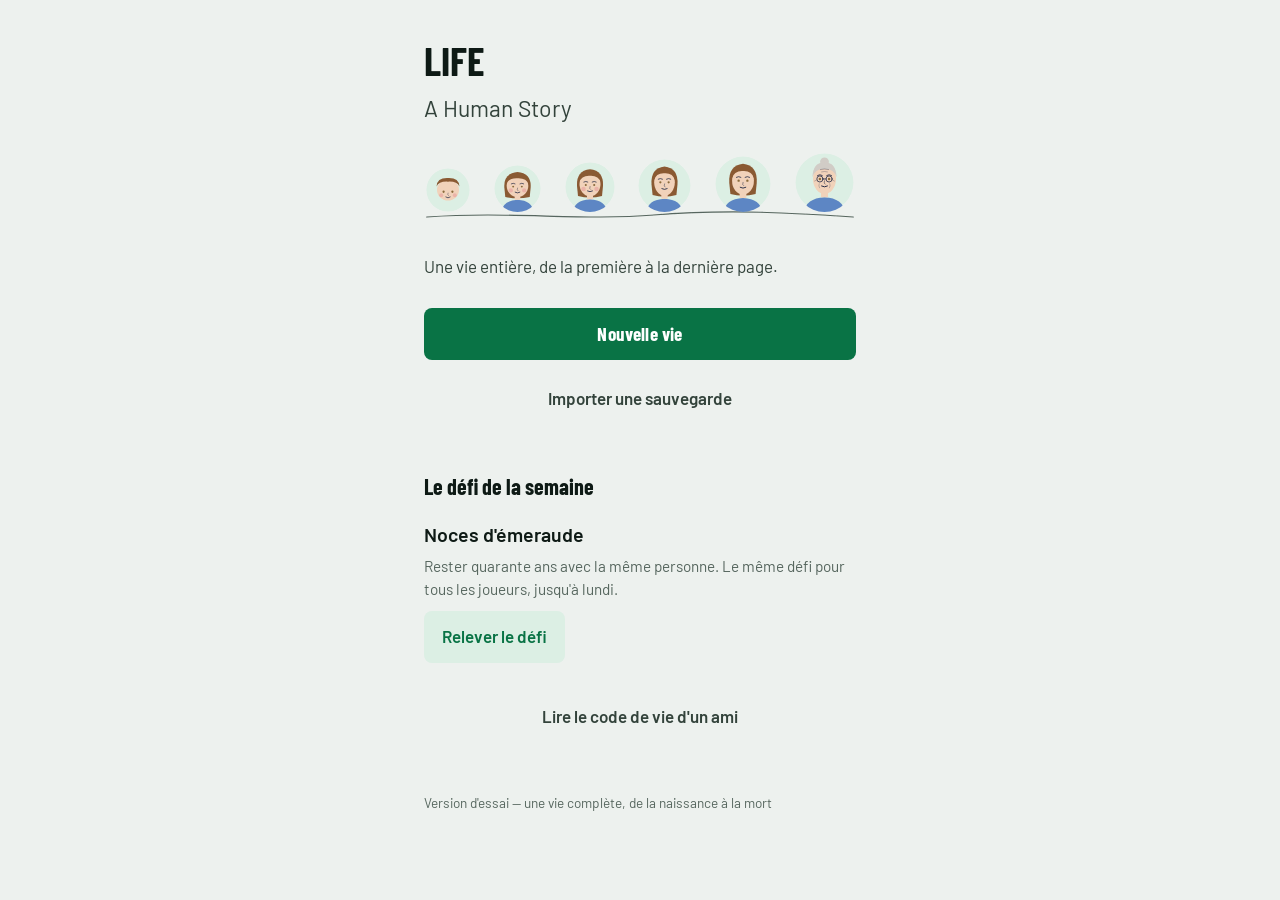
<file: life/index.html>
<!doctype html>
<html lang="fr">
  <head>
    <meta charset="UTF-8" />
    <meta name="viewport" content="width=device-width, initial-scale=1, viewport-fit=cover" />
    <meta name="color-scheme" content="light dark" />
    <meta name="theme-color" content="#ffffff" media="(prefers-color-scheme: light)" />
    <meta name="theme-color" content="#0f1424" media="(prefers-color-scheme: dark)" />
    <meta name="description" content="LIFE — A Human Story : simulateur de vie humaine." />
    <link rel="icon" href="icons/favicon.svg" type="image/svg+xml" />
    <link rel="apple-touch-icon" href="icons/apple-touch-icon.png" />
    <title>LIFE — A Human Story</title>
    <style>
      /* Fond immédiat avant le chargement du style, pour éviter un flash blanc. */
      html { background: #ffffff; }
      @media (prefers-color-scheme: dark) { html { background: #0f1424; } }
    </style>
    <script type="module" crossorigin src="./assets/index-CLDs46qR.js"></script>
    <link rel="stylesheet" crossorigin href="./assets/index-C6TWgtYi.css">
  <link rel="manifest" href="./manifest.webmanifest"></head>
  <body>
    <div id="root"></div>
  </body>
</html>
</file>
<file: life/assets/index-C6TWgtYi.css>
@font-face{font-family:Plus Jakarta Sans;font-style:normal;font-display:swap;font-weight:400;src:url(./plus-jakarta-sans-latin-400-normal-Dhut76fR.woff2) format("woff2"),url(./plus-jakarta-sans-latin-400-normal-BDKaGhyp.woff) format("woff")}@font-face{font-family:Plus Jakarta Sans;font-style:normal;font-display:swap;font-weight:500;src:url(./plus-jakarta-sans-latin-500-normal-Bf-nb4oT.woff2) format("woff2"),url(./plus-jakarta-sans-latin-500-normal-DYtqi0QS.woff) format("woff")}@font-face{font-family:Plus Jakarta Sans;font-style:normal;font-display:swap;font-weight:600;src:url(./plus-jakarta-sans-latin-600-normal-DLTa1BUW.woff2) format("woff2"),url(./plus-jakarta-sans-latin-600-normal-BR_Ojra4.woff) format("woff")}@font-face{font-family:Plus Jakarta Sans;font-style:normal;font-display:swap;font-weight:700;src:url(./plus-jakarta-sans-latin-700-normal-CfpNZvy6.woff2) format("woff2"),url(./plus-jakarta-sans-latin-700-normal-DqEcQeE5.woff) format("woff")}@font-face{font-family:Plus Jakarta Sans;font-style:normal;font-display:swap;font-weight:800;src:url(./plus-jakarta-sans-latin-800-normal-CusIZhrK.woff2) format("woff2"),url(./plus-jakarta-sans-latin-800-normal-BRNHt2w0.woff) format("woff")}@font-face{font-family:Barlow;font-style:normal;font-display:swap;font-weight:400;src:url(./barlow-latin-400-normal-qiz4-Cze.woff2) format("woff2"),url(./barlow-latin-400-normal-fsAxiSwU.woff) format("woff")}@font-face{font-family:Barlow;font-style:normal;font-display:swap;font-weight:500;src:url(./barlow-latin-500-normal-BPAOfeC8.woff2) format("woff2"),url(./barlow-latin-500-normal-C1h8hMer.woff) format("woff")}@font-face{font-family:Barlow;font-style:normal;font-display:swap;font-weight:600;src:url(./barlow-latin-600-normal-DILqtrty.woff2) format("woff2"),url(./barlow-latin-600-normal-CNwfPWQD.woff) format("woff")}@font-face{font-family:Barlow Condensed;font-style:normal;font-display:swap;font-weight:600;src:url(./barlow-condensed-latin-600-normal-DepVgxBB.woff2) format("woff2"),url(./barlow-condensed-latin-600-normal-BFJEwTuo.woff) format("woff")}@font-face{font-family:Barlow Condensed;font-style:normal;font-display:swap;font-weight:700;src:url(./barlow-condensed-latin-700-normal-v1xN8_Wq.woff2) format("woff2"),url(./barlow-condensed-latin-700-normal-Dmwat-ge.woff) format("woff")}@font-face{font-family:Nunito;font-style:normal;font-display:swap;font-weight:400;src:url(./nunito-latin-400-normal-r8SDr6Up.woff2) format("woff2"),url(./nunito-latin-400-normal-DKg4f3fz.woff) format("woff")}@font-face{font-family:Nunito;font-style:normal;font-display:swap;font-weight:600;src:url(./nunito-latin-600-normal-Br8yIETf.woff2) format("woff2"),url(./nunito-latin-600-normal-Cd0eNu1l.woff) format("woff")}@font-face{font-family:Nunito;font-style:normal;font-display:swap;font-weight:800;src:url(./nunito-latin-800-normal-Dz8SOQK_.woff2) format("woff2"),url(./nunito-latin-800-normal-D-J0wlBY.woff) format("woff")}@font-face{font-family:Space Grotesk;font-style:normal;font-display:swap;font-weight:400;src:url(./space-grotesk-latin-400-normal-CJ-V5oYT.woff2) format("woff2"),url(./space-grotesk-latin-400-normal-BnQMeOim.woff) format("woff")}@font-face{font-family:Space Grotesk;font-style:normal;font-display:swap;font-weight:500;src:url(./space-grotesk-latin-500-normal-lFbtlQH6.woff2) format("woff2"),url(./space-grotesk-latin-500-normal-CNSSEhBt.woff) format("woff")}@font-face{font-family:Space Grotesk;font-style:normal;font-display:swap;font-weight:700;src:url(./space-grotesk-latin-700-normal-RjhwGPKo.woff2) format("woff2"),url(./space-grotesk-latin-700-normal-CwsQ-cCU.woff) format("woff")}@font-face{font-family:Atkinson Hyperlegible;font-style:normal;font-display:swap;font-weight:400;src:url(./atkinson-hyperlegible-latin-400-normal-BrHNak5F.woff2) format("woff2"),url(./atkinson-hyperlegible-latin-400-normal-BbWidj28.woff) format("woff")}@font-face{font-family:Caveat;font-style:normal;font-display:swap;font-weight:400;src:url(./caveat-latin-400-normal-D6LQsQ_v.woff2) format("woff2"),url(./caveat-latin-400-normal-BzhAQZkN.woff) format("woff")}@font-face{font-family:Caveat;font-style:normal;font-display:swap;font-weight:600;src:url(./caveat-latin-600-normal-zlTlWIYU.woff2) format("woff2"),url(./caveat-latin-600-normal-DUjB8dgm.woff) format("woff")}@font-face{font-family:Atkinson Hyperlegible;font-style:normal;font-display:swap;font-weight:700;src:url(./atkinson-hyperlegible-latin-700-normal-GZI4o3u0.woff2) format("woff2"),url(./atkinson-hyperlegible-latin-700-normal-BK6Glc0m.woff) format("woff")}:root{--font-story: "Plus Jakarta Sans", system-ui, -apple-system, Roboto, sans-serif;--font-ui: "Plus Jakarta Sans", system-ui, -apple-system, Roboto, sans-serif;--paper: #ffffff;--paper-2: #f4f6fb;--grid: transparent;--margin-rule: transparent;--ink: #111a33;--ink-2: #3b4566;--ink-3: #5a6582;--line: #e3e7f0;--accent: #2346d8;--accent-ink: #ffffff;--accent-soft: #eef1fc;--gold: #2346d8;--moss: #17804e;--warn: #c2410c;--warn-soft: #fff3ec;--card: #ffffff;--shadow: 0 12px 32px rgba(17, 26, 51, .12);--wc-health: #1f9d61;--wc-mood: #2346d8;--wc-energy: #c2410c;--wc-ecole: #2346d8;--wc-famille: #c2255c;--wc-amour: #c2255c;--wc-travail: #1c4fa8;--wc-argent: #0c7a5e;--wc-fete: #d9480f;--wc-monde: #5f3dc4;--wc-sante: #1f9d61;--wc-deuil: #5a6582;--wc-maison: #8c5a2b;--wc-loisir: #7048e8;--wash-opacity: 1;--season-hiver: #dbe7ff;--season-printemps: #dcf3e5;--season-ete: #fff1c7;--season-automne: #ffe4d4;--fs: 17px;--radius: 16px;--nav-h: 64px;--safe-b: env(safe-area-inset-bottom, 0px)}:root[data-theme=dark]{--paper: #0f1424;--paper-2: #182037;--ink: #eef1fb;--ink-2: #c3cae0;--ink-3: #9aa3bf;--line: #27304b;--accent: #8ea2ff;--accent-ink: #0f1424;--accent-soft: #1d2647;--gold: #8ea2ff;--moss: #4ade80;--warn: #fb923c;--warn-soft: #3a2414;--card: #151c31;--shadow: 0 12px 32px rgba(0, 0, 0, .5);--wc-health: #4ade80;--wc-mood: #8ea2ff;--wc-energy: #fb923c;--wc-ecole: #8ea2ff;--wc-famille: #f472b6;--wc-amour: #f472b6;--wc-travail: #93b4ff;--wc-argent: #34d399;--wc-fete: #fb923c;--wc-monde: #b197fc;--wc-sante: #4ade80;--wc-deuil: #9aa3bf;--wc-maison: #e0a872;--wc-loisir: #b197fc;--season-hiver: #1d2647;--season-printemps: #16302a;--season-ete: #3a3016;--season-automne: #3a2414;color-scheme:dark}@media (prefers-color-scheme: dark){:root:not([data-theme=light]){--paper: #0f1424;--paper-2: #182037;--ink: #eef1fb;--ink-2: #c3cae0;--ink-3: #9aa3bf;--line: #27304b;--accent: #8ea2ff;--accent-ink: #0f1424;--accent-soft: #1d2647;--gold: #8ea2ff;--moss: #4ade80;--warn: #fb923c;--warn-soft: #3a2414;--card: #151c31;--shadow: 0 12px 32px rgba(0, 0, 0, .5);--wc-health: #4ade80;--wc-mood: #8ea2ff;--wc-energy: #fb923c;--wc-ecole: #8ea2ff;--wc-famille: #f472b6;--wc-amour: #f472b6;--wc-travail: #93b4ff;--wc-argent: #34d399;--wc-fete: #fb923c;--wc-monde: #b197fc;--wc-sante: #4ade80;--wc-deuil: #9aa3bf;--wc-maison: #e0a872;--wc-loisir: #b197fc;--season-hiver: #1d2647;--season-printemps: #16302a;--season-ete: #3a3016;--season-automne: #3a2414;color-scheme:dark}}:root[data-text=small]{--fs: 15px}:root[data-text=large]{--fs: 20px}*{box-sizing:border-box}html,body,#root{height:100%}body{margin:0;background-color:var(--paper);color:var(--ink);font-family:var(--font-ui);font-size:var(--fs);line-height:1.5;-webkit-font-smoothing:antialiased;-webkit-tap-highlight-color:transparent}button{font:inherit;color:inherit}button:focus-visible,a:focus-visible,select:focus-visible,input:focus-visible{outline:3px solid var(--gold);outline-offset:2px}@media (prefers-reduced-motion: reduce){*,*:before,*:after{transition:none!important;animation:none!important}}.app{min-height:100%;display:flex;flex-direction:column}.screen{flex:1;width:100%;max-width:560px;margin:0 auto;padding-block:20px calc(var(--nav-h) + var(--safe-b) + 24px);padding-left:max(18px,env(safe-area-inset-left,0px));padding-right:max(18px,env(safe-area-inset-right,0px))}.screen--plain{padding-bottom:32px}.story{font-family:var(--font-story);line-height:1.6}.home{min-height:100%;display:flex;flex-direction:column;justify-content:center;gap:28px;padding-block:40px 48px;padding-left:max(24px,env(safe-area-inset-left,0px));padding-right:max(24px,env(safe-area-inset-right,0px));max-width:480px;margin:0 auto}.home__title{font-family:var(--font-story);font-size:clamp(56px,18vw,92px);line-height:.9;letter-spacing:-.03em;margin:0}.home__subtitle{font-family:var(--font-story);font-style:normal;font-size:1.35em;color:var(--ink-2);margin:10px 0 0}.home__tagline{color:var(--ink-2);margin:0}.home__actions{display:flex;flex-direction:column;gap:12px}.home__hint{color:var(--ink-3);font-size:.9em;margin:-4px 0 0 2px}.home__version{color:var(--ink-3);font-size:.8em;margin:0}.btn{display:inline-flex;align-items:center;justify-content:center;gap:8px;min-height:52px;padding:12px 18px;border-radius:var(--radius);border:0;background:var(--accent-soft);color:var(--accent);font-weight:700;cursor:pointer;text-align:center;transition:transform .12s ease,background .12s ease}.btn:active{transform:scale(.985)}.btn--quiet{background:transparent;color:var(--ink-2)}.btn--block{width:100%}.btn--danger{background:var(--warn-soft);color:var(--warn)}.btn:disabled{opacity:.5;cursor:default}.hero{margin:0 0 22px}.hero__name{font-family:var(--font-story);font-size:clamp(34px,9vw,44px);line-height:1.05;letter-spacing:-.02em;margin:0 0 8px}.hero__line{font-family:var(--font-story);font-size:1.1em;color:var(--ink-2);margin:0;line-height:1.5}.gauges{display:flex;flex-direction:column;gap:12px;margin:0 0 22px}.gauge{display:grid;grid-template-columns:5.5em 1fr auto;align-items:center;gap:12px}.gauge__label{color:var(--ink-2);font-size:.92em}.gauge__track{height:10px;border-radius:6px;background:var(--paper-2);overflow:hidden}.gauge__fill{height:100%;border-radius:6px;transition:width .6s cubic-bezier(.2,.8,.2,1)}.gauge__fill--health{background:var(--moss)}.gauge__fill--mood{background:var(--accent)}.gauge__fill--energy{background:var(--gold)}.gauge__value{font-variant-numeric:tabular-nums;color:var(--ink-2);font-size:.92em;min-width:6.5em;text-align:right}.section{margin:0 0 22px}.section__title{font-size:.95em;font-weight:600;color:var(--ink-2);margin:0 0 8px}.family{margin:0;padding:0;list-style:none;display:flex;flex-direction:column;gap:6px}.family li{display:flex;justify-content:space-between;gap:12px;border-bottom:1px solid var(--line);padding:6px 0}.family li>span:last-child{color:var(--ink-2);text-align:right}.family--cards .family__text span{text-align:left;color:inherit}.household{color:var(--ink-3);font-size:.9em;margin:8px 0 0}.recent{margin:0;padding:0;list-style:none}.recent li{padding:8px 0 8px 14px;border-left:3px solid var(--line);margin-bottom:6px}.recent li.is-milestone{border-left-color:var(--gold)}.recent__title{font-family:var(--font-story);margin:0}.recent__meta{color:var(--ink-3);font-size:.85em;margin:2px 0 0}.empty{color:var(--ink-3);font-style:normal;margin:0}.advance{position:fixed;left:0;right:0;bottom:calc(var(--nav-h) + var(--safe-b));z-index:9;background:var(--card);border-top:1px solid var(--line);padding:8px max(12px,env(safe-area-inset-right,0px)) 8px max(12px,env(safe-area-inset-left,0px))}.advance__inner{max-width:560px;margin:0 auto}.advance .section__title{display:none}.advance__grid{display:grid;grid-template-columns:repeat(4,1fr);gap:8px}.advance__grid .btn{min-height:42px;padding:6px 8px;font-size:.9em;border-width:1.5px}.advance__grid .btn--next{grid-column:1 / -1;min-height:48px;font-size:1em}.screen--life{padding-bottom:calc(var(--nav-h) + var(--safe-b) + var(--advance-h, 140px) + 24px)}.notice{border-left:4px solid var(--gold);background:var(--card);padding:14px 16px;border-radius:0 var(--radius) var(--radius) 0;margin:0 0 22px}.notice h2{font-family:var(--font-story);font-size:1.15em;margin:0 0 6px}.notice p{margin:0;color:var(--ink-2)}.toast{color:var(--ink-2);text-align:center;margin:0 0 14px;font-size:.95em}.err-bubble{position:fixed;z-index:60;transform:translate(-50%);width:max-content;max-width:min(320px,calc(100vw - 32px));background:var(--ink);color:var(--paper);font-size:.92em;line-height:1.35;padding:9px 12px;border-radius:10px;box-shadow:0 6px 20px #0000002e;animation:errpop .16s ease-out}.err-bubble:before{content:"";position:absolute;left:50%;top:-6px;width:12px;height:12px;background:inherit;transform:translate(-50%) rotate(45deg);border-radius:2px}.err-bubble--above{transform:translate(-50%,-100%)}.err-bubble--above:before{top:auto;bottom:-6px}@keyframes errpop{0%{opacity:0}to{opacity:1}}@media (prefers-reduced-motion: reduce){.err-bubble{animation:none}}.sheet-backdrop{position:fixed;top:0;right:0;bottom:0;left:0;background:#14181673;display:flex;align-items:flex-end;justify-content:center;z-index:20}.sheet{width:100%;max-width:560px;max-height:92vh;overflow-y:auto;background:var(--card);border-radius:22px 22px 0 0;box-shadow:var(--shadow);padding-block:22px calc(24px + var(--safe-b));padding-left:max(22px,env(safe-area-inset-left,0px));padding-right:max(22px,env(safe-area-inset-right,0px));border-left:6px solid var(--accent);animation:rise .32s cubic-bezier(.2,.8,.2,1)}.sheet--famille{border-left-color:var(--accent)}.sheet--sante{border-left-color:var(--moss)}.sheet--developpement,.sheet--naissance{border-left-color:var(--gold)}.sheet--ecole,.sheet--social{border-left-color:#5b7aa6}.sheet--fete{border-left-color:#c96a3b}.sheet--quotidien{border-left-color:var(--ink-3)}@keyframes rise{0%{transform:translateY(24px);opacity:0}to{transform:none;opacity:1}}.sheet__meta{color:var(--ink-3);font-size:.85em;margin:0 0 6px}.sheet__title{font-family:var(--font-story);font-style:normal;font-size:1.55em;line-height:1.2;margin:0 0 14px}.sheet__text{font-size:1.08em;margin:0 0 22px;white-space:pre-line}.choices{display:flex;flex-direction:column;gap:10px}.choices .btn{text-align:left;justify-content:flex-start;min-height:56px;line-height:1.3}.result{border-top:1px solid var(--line);padding-top:16px}.result__label{color:var(--ink-3);font-size:.85em;margin:0 0 6px}.result__text{font-size:1.08em;margin:0 0 16px}.deltas{display:flex;gap:14px;flex-wrap:wrap;margin:0 0 18px;color:var(--ink-2);font-size:.95em}.filters{display:flex;gap:8px;overflow-x:auto;padding-bottom:6px;margin:0 0 14px}.chip{flex:0 0 auto;border:1.5px solid var(--line);background:transparent;color:var(--ink-2);border-radius:999px;padding:6px 14px;cursor:pointer}.chip[aria-pressed=true]{background:var(--ink);color:var(--paper);border-color:var(--ink)}.journal{margin:0;padding:0;list-style:none}.entry{position:relative;padding:0 0 20px 22px;border-left:2px solid var(--line)}.entry:before{content:"";position:absolute;left:-7px;top:6px;width:12px;height:12px;border-radius:50%;background:var(--paper);border:2px solid var(--line)}.entry.is-milestone:before{background:var(--gold);border-color:var(--gold)}.entry__meta{color:var(--ink-3);font-size:.85em;margin:0 0 2px}.entry__title{font-family:var(--font-story);font-size:1.2em;margin:0 0 4px}.entry__choice{color:var(--ink-2);font-size:.92em;margin:0 0 4px}.entry__text{margin:0;color:var(--ink)}.journal__count{color:var(--ink-3);font-size:.9em;margin:0 0 10px}.settings h1{font-family:var(--font-story);font-size:1.8em;margin:0 0 18px}.settings .section{border-bottom:1px solid var(--line);padding-bottom:18px}.seg{display:flex;border:1.5px solid var(--line);border-radius:var(--radius);overflow:hidden}.seg button{flex:1;border:0;background:transparent;padding:12px 8px;cursor:pointer}.seg button[aria-pressed=true]{background:var(--ink);color:var(--paper)}.stack{display:flex;flex-direction:column;gap:10px}.muted{color:var(--ink-3);font-size:.9em;margin:8px 0 0}.hidden-input{display:none}.nav{position:fixed;left:0;right:0;bottom:0;height:calc(var(--nav-h) + var(--safe-b));padding-bottom:var(--safe-b);padding-left:env(safe-area-inset-left,0px);padding-right:env(safe-area-inset-right,0px);background:var(--card);border-top:1px solid var(--line);display:flex;justify-content:center;z-index:10}.nav__inner{display:flex;width:100%;max-width:560px}.nav button{flex:1;border:0;background:transparent;cursor:pointer;display:flex;flex-direction:column;align-items:center;justify-content:center;gap:2px;color:var(--ink-3);font-size:.8em}.nav button[aria-current=page]{color:var(--ink);font-weight:600}.nav svg{width:24px;height:24px}.dialog-backdrop{position:fixed;top:0;right:0;bottom:0;left:0;background:#14181673;display:flex;align-items:center;justify-content:center;z-index:30;padding:24px}.dialog{background:var(--card);border-radius:var(--radius);padding:22px;max-width:420px;width:100%;box-shadow:var(--shadow)}.dialog h2{font-family:var(--font-story);margin:0 0 8px;font-size:1.3em}.dialog p{margin:0 0 18px;color:var(--ink-2)}.dialog__actions{display:flex;gap:10px}.dialog__actions .btn{flex:1}.paste{width:100%;min-height:110px;border:1.5px solid var(--line);border-radius:var(--radius);background:var(--paper-2);color:var(--ink);padding:10px 12px;font-family:var(--font-ui);font-size:.9em;resize:vertical}.decision{margin:0 0 14px;padding:12px 14px;border-radius:var(--radius);background:var(--paper-2);display:flex;flex-direction:column;gap:2px}.decision__who{color:var(--ink-3);font-size:.85em}.decision__what{font-size:1.05em}.choices__who{color:var(--ink-3);font-size:.85em;margin:0 0 2px}.season{position:absolute!important;left:0;right:0;top:0;height:220px;pointer-events:none;z-index:0!important}.screen{position:relative}.screen>*{position:relative;z-index:1}.screen>.advance{position:fixed;z-index:9}.hero--portrait{display:flex;gap:16px;align-items:center}.hero--portrait .hero__name{font-size:clamp(26px,7vw,34px)}.hero__traits{margin:4px 0 0;color:var(--accent);font-style:normal;font-family:var(--font-story)}.portrait{flex:0 0 auto;border-radius:50%}.family--cards li{display:flex;align-items:center;gap:12px;justify-content:flex-start}.family--cards .family__text{flex:1}.family__text{display:flex;flex-direction:column;min-width:0}.family__name{font-weight:600}.family__meta{color:var(--ink-3);font-size:.85em}.bond{display:inline-block;width:56px;height:8px;border-radius:4px;background:var(--paper-2);overflow:hidden;flex:0 0 auto}.bond__fill{display:block;height:100%;border-radius:4px;background:var(--accent);transition:width .6s ease}.bond--fragile .bond__fill{background:var(--warn)}.bond--moyen .bond__fill{background:var(--gold)}.cat-icon{width:1em;height:1em;vertical-align:-.15em;color:var(--ink-3)}.entry__reaction{margin:6px 0 0;padding:8px 12px;background:var(--paper-2);border-radius:10px}.entry__reaction-label{font-weight:600;font-family:var(--font-ui);font-size:.9em}.sheet--bilan{border-left-color:var(--gold)}.sheet--reaction{border-left-color:var(--ink-3)}.bilan__list{margin:0 0 14px;padding-left:20px;font-family:var(--font-story)}.bilan__traits{display:flex;flex-wrap:wrap;gap:8px 16px;margin:0 0 18px}.bilan__traits .up{color:var(--moss)}.bilan__traits .down{color:var(--warn)}.traits{list-style:none;margin:0;padding:0;display:flex;flex-direction:column;gap:16px}.trait__head{display:flex;justify-content:space-between;margin-bottom:6px}.trait__name{font-weight:600}.trait__word{color:var(--accent);font-style:normal;font-family:var(--font-story)}.trait__track{position:relative;height:10px;border-radius:6px;background:var(--paper-2)}.trait__mid{position:absolute;left:50%;top:-3px;bottom:-3px;width:1px;background:var(--line)}.trait__dot{position:absolute;top:-3px;width:16px;height:16px;margin-left:-8px;border-radius:50%;background:var(--accent);border:2px solid var(--card);transition:left .6s ease}.trait__origin{margin:6px 0 0;color:var(--ink-3);font-size:.85em}.bonds{list-style:none;margin:0;padding:0}.bonds li{display:flex;justify-content:space-between;align-items:center;padding:8px 0;border-bottom:1px solid var(--line)}.activities__intro{margin:0 0 10px}.activities__budget{font-weight:600;color:var(--accent);margin:0 0 12px}.activities{list-style:none;margin:0;padding:0;display:flex;flex-direction:column;gap:10px}.activity{display:flex;align-items:center;gap:12px;padding:12px 14px;border:1.5px solid var(--line);border-radius:var(--radius)}.activity.is-on{border-color:var(--accent);background:var(--card)}.activity__text{display:flex;flex-direction:column;flex:1;min-width:0}.activity__label{font-weight:600}.activity__desc{color:var(--ink-3);font-size:.85em}.stepper{display:flex;align-items:center;border:1.5px solid var(--line);border-radius:999px;overflow:hidden}.stepper button{width:40px;height:40px;border:0;background:transparent;font-size:1.3em;cursor:pointer}.stepper button:disabled{opacity:.3;cursor:default}.stepper__value{min-width:1.6em;text-align:center;font-variant-numeric:tabular-nums;font-weight:600}.family__mood{font-size:.85em;font-style:normal;color:var(--moss)}.family__mood--low{color:var(--accent)}.facts{list-style:none;margin:0;padding:0}.facts li{display:flex;justify-content:space-between;gap:12px;padding:8px 0;border-bottom:1px solid var(--line)}.facts li span{color:var(--ink-2)}.bonds li.is-gone{opacity:.82}.bulletins{list-style:none;margin:12px 0 0;padding:0}.bulletins li{display:flex;justify-content:space-between;padding:6px 0;border-bottom:1px dashed var(--line);font-size:.95em}.activities__school-title{margin-top:28px}.bulletin{width:100%;border-collapse:collapse;margin:12px 0 16px;font-size:.98em}.bulletin td{padding:8px 4px;border-bottom:1px solid var(--line)}.bulletin__note{text-align:right;font-weight:600;white-space:nowrap}.bulletin__word{text-align:right;color:var(--ink-2);font-style:normal;font-family:var(--font-story)}.bulletin__note--tb{color:var(--moss)}.bulletin__note--i{color:var(--accent)}.bulletin__avg td{border-bottom:none;border-top:2px solid var(--ink-3);font-weight:700}.sheet--bulletin{border-left-color:#5b7aa6}.end{padding-bottom:calc(var(--nav-h) + var(--safe-b) + 24px)}.end__title{font-size:1.25em;color:var(--ink-2);margin:0 0 12px}.end__bio p{margin:0 0 12px}.family li.is-love .family__name:after{content:" ♥";color:var(--accent)}.actions{list-style:none;margin:0;padding:0}.action{display:flex;align-items:center;gap:12px;padding:10px 0;border-bottom:1px solid var(--line)}.action__text{flex:1;display:flex;flex-direction:column;gap:2px;min-width:0}.action__title{font-weight:600}.action__desc{color:var(--ink-2);font-size:.92em;font-family:var(--font-story)}.action .btn{min-height:38px;padding:6px 14px;flex:0 0 auto}.action__btns{display:flex;flex-direction:column;gap:6px;flex:0 0 auto}.action.is-habit .action__title{color:var(--accent)}.habits .toast{margin-top:8px}.talent__bar{display:grid;grid-template-columns:repeat(5,1fr);gap:4px;margin:6px 0 2px}.talent__bar span{height:8px;border-radius:4px;background:var(--line);position:relative;overflow:hidden}.talent__bar span.on{background:var(--moss)}.talent__bar span.next:after{content:"";position:absolute;inset:0 auto 0 0;width:var(--p, 0%);background:var(--moss);opacity:.45}.leads{list-style:none;margin:0;padding:0}.lead{padding:10px 0;border-bottom:1px solid var(--line)}.lead__head{display:flex;justify-content:space-between;gap:8px;align-items:baseline}.lead__score{font-size:.85em;color:var(--moss);font-style:normal;font-family:var(--font-story)}.subtitle{font-size:.95em;margin:18px 0 6px;color:var(--ink-2);font-weight:600}.seg--wrap{flex-wrap:wrap}.seg--wrap button{flex:1 1 30%}.card-line{padding:8px 0 12px;border-bottom:1px solid var(--line);display:flex;flex-direction:column;gap:6px}.card-line p{margin:0}.facts li.is-warning strong{color:var(--warn)}.budget{margin-top:12px}.budget summary{cursor:pointer;color:var(--ink-2);padding:6px 0}.budget .neg{color:var(--warn)}.budget .pos{color:var(--moss)}.subtabs{display:flex;gap:6px;overflow-x:auto;padding:2px 0 10px;margin-bottom:4px;scrollbar-width:none}.subtabs::-webkit-scrollbar{display:none}.subtabs button{flex:0 0 auto;border:1.5px solid var(--line);background:var(--card);color:var(--ink-2);border-radius:999px;padding:8px 14px;font:inherit;font-size:.92em;cursor:pointer}.subtabs button[aria-pressed=true]{background:var(--ink);color:var(--paper);border-color:var(--ink)}.heirs{list-style:none;padding:0;margin:8px 0 0;display:grid;gap:8px}.heirs li{display:flex;align-items:center;gap:12px;justify-content:space-between;background:var(--card);border:1px solid var(--line);border-radius:14px;padding:10px 12px}.tree{list-style:none;padding:0 0 0 14px;margin:6px 0 0;border-left:2px solid var(--line);display:grid;gap:10px}.tree__gen{position:relative;display:flex;flex-direction:column}.tree__gen:before{content:"";position:absolute;left:-20px;top:7px;width:10px;height:10px;border-radius:50%;background:var(--paper);border:2px solid var(--ink-2)}.tree__gen.is-me:before{background:var(--accent, var(--ink));border-color:var(--accent, var(--ink))}.tree__name{font-weight:600}.tree__meta{color:var(--ink-2);font-size:.9em}.tree__kids{list-style:none;padding:6px 0 0 12px;margin:0;display:grid;gap:4px}.biz__card{background:var(--card);border:1px solid var(--line);border-radius:14px;padding:12px 14px}.biz__name{font-weight:700;font-size:1.1em;margin:0 0 2px}.biz__grid{display:grid;grid-template-columns:1fr auto;gap:6px 12px;margin:10px 0 0}.biz__grid dt{color:var(--ink-2)}.biz__grid dd{margin:0;text-align:right;font-variant-numeric:tabular-nums}.biz__grid dd.neg{color:#b4443a}.biz__actions{display:flex;flex-wrap:wrap;gap:8px;margin:12px 0 6px}.biz__salary{display:flex;align-items:center;gap:10px;width:100%;justify-content:space-between}.biz__salary .seg button{min-width:44px}.biz__start{display:flex;flex-direction:column;gap:6px;flex:0 0 auto}.offers li.is-locked{opacity:.6}.action.talk{align-items:flex-start}.talk__kinds{display:flex;flex-wrap:wrap;gap:6px;margin-top:8px}.talk__kinds .btn{font-size:.88em;padding:6px 10px}h1,h2,h3{font-weight:800;letter-spacing:-.01em}.hero__name{font-weight:800;letter-spacing:-.02em;font-size:clamp(26px,7vw,32px)}.section__title{font-weight:800;font-size:1.05em;color:var(--ink);margin:0 0 10px}.subtitle{font-weight:700;font-size:1em;color:var(--ink)}.btn{border-radius:var(--radius);letter-spacing:0}.btn:hover:not(:disabled){background:color-mix(in srgb,var(--accent) 14%,var(--accent-soft))}.btn--primary{background:var(--accent);color:var(--accent-ink)}.btn--primary:hover:not(:disabled){background:color-mix(in srgb,var(--accent) 88%,var(--ink))}.hero--portrait{gap:14px;align-items:center}.hero__portrait{position:relative;flex:0 0 auto;width:72px;height:72px;display:grid;place-items:center}.hero__wash{display:none}.hero__line{font-size:.92em;color:var(--ink-3)}.hero__traits{color:var(--ink-2);font-weight:600;font-size:.9em}.gauges{display:grid;grid-template-columns:repeat(3,minmax(0,1fr));gap:10px;padding:4px 0;margin:0 0 18px}.gauge{display:flex;flex-direction:column;align-items:center;gap:4px}.gauge__ring{width:76px;height:76px}.gauge__ring circle{transition:stroke-dasharray .7s cubic-bezier(.2,.8,.2,1)}.gauge__num{font-weight:800;font-size:18px;fill:var(--ink)}.gauge__label{color:var(--ink);font-weight:700;font-size:.88em}.gauge__value{color:var(--ink-3);font-size:.78em;text-align:center;min-width:0}.brush{display:block;width:100%;height:100%}.bond{width:64px;height:8px;background:none;border-radius:0;overflow:visible}.family--cards li{padding:7px 0;border-bottom:1px solid var(--line)}.family__all{margin-top:2px}.family__all>summary{cursor:pointer;color:var(--accent);font-weight:600;font-size:.92em;padding:10px 0 4px;list-style:none}.family__all>summary::-webkit-details-marker{display:none}.family__all>summary:after{content:" ▾"}.family__all[open]>summary:after{content:" ▴"}.family__name{font-weight:700}.family li.is-love .family__name:after{color:var(--wc-amour)}.recent li{border-left:3px solid var(--line);border-radius:2px}.recent li.is-milestone{border-left-color:var(--accent)}.recent__title{font-weight:600}.advance{background:color-mix(in srgb,var(--card) 96%,transparent);-webkit-backdrop-filter:blur(8px);backdrop-filter:blur(8px)}.section{background:transparent}.biz__grid{background:var(--paper-2);border-radius:var(--radius);padding:12px 14px}.sheet-backdrop{background:#0f142473}.sheet{border-left:0;border-radius:24px 24px 0 0;background:var(--card);animation:page .32s cubic-bezier(.2,.8,.2,1)}@keyframes page{0%{transform:translateY(32px);opacity:0}to{transform:none;opacity:1}}.vignette{position:relative;width:100%;height:132px;margin:0 0 6px;border-radius:20px;overflow:hidden;display:grid;place-items:center}.vignette__wash{position:absolute;top:0;right:0;bottom:0;left:0;width:100%;height:100%}.vignette__ink{position:relative;width:120px;height:80px}@keyframes inkin{0%{opacity:0}to{opacity:1}}.sheet__meta{font-size:.85em;color:var(--ink-3);font-weight:600}.sheet__title{font-weight:800;font-size:1.6em;letter-spacing:-.02em}.choices .btn{background:var(--card);border:2px solid var(--line);color:var(--ink);font-weight:700;justify-content:flex-start;text-align:left}.choices .btn:hover,.choices .btn:focus-visible{border-color:var(--accent);background:var(--accent-soft)}.choices__who{font-style:normal}.result{border-top:1px solid var(--line);animation:inkin .3s ease}.decision{background:var(--accent-soft);border-radius:var(--radius)}.deltas span{font-weight:700}.deltas span.up{color:var(--moss)}.deltas span.down{color:var(--warn)}.sheet--bilan{position:relative;overflow-x:hidden}.confetti{position:absolute;inset:0 0 auto 0;height:220px;pointer-events:none;z-index:0}.confetti span{position:absolute;border-radius:48% 52% 45% 55%;opacity:0;filter:blur(.6px);animation:drop 1.1s cubic-bezier(.2,.8,.2,1) forwards}@keyframes drop{0%{transform:scale(.2);opacity:0}60%{opacity:.6}to{transform:scale(1);opacity:.38}}.sheet--bilan>:not(.confetti){position:relative;z-index:1}.nav{background:var(--card)}.nav button{position:relative}.nav button[aria-current=page]{color:var(--accent)}.nav button[aria-current=page]:after{content:"";position:absolute;top:6px;left:50%;width:34px;height:30px;margin-left:-17px;z-index:-1;background:var(--wc-ecole);opacity:.22;border-radius:46% 54% 50% 50%/55% 45%}.subtabs button{background:transparent;border-color:var(--line);color:var(--ink-2)}.subtabs button[aria-pressed=true]{background:color-mix(in srgb,var(--wc-energy) 38%,transparent);color:var(--ink);border-color:transparent;font-weight:700}.seg{border-radius:12px 10px 12px 9px}.seg button[aria-pressed=true]{background:color-mix(in srgb,var(--accent) 16%,transparent);color:var(--ink);font-weight:700;box-shadow:inset 0 -3px 0 var(--accent)}.chip[aria-pressed=true]{background:color-mix(in srgb,var(--wc-energy) 38%,transparent);color:var(--ink);border-color:transparent}.action,.facts li,.bonds li,.activity{border-color:var(--line)}.action{border-bottom-style:dashed}.activity{border-radius:12px 10px 12px 9px;background:color-mix(in srgb,var(--card) 70%,transparent)}.activity.is-on{border-color:var(--accent)}.biz__card,.heirs li{border-radius:12px 10px 12px 9px}.notice{border-left-color:var(--wc-energy);background:color-mix(in srgb,var(--wc-energy) 10%,var(--card))}.entry{border-left:1.5px solid var(--line)}.entry.is-milestone:before{background:var(--wc-energy);border-color:var(--wc-energy);border-radius:46% 54% 50% 50%;width:14px;height:14px;left:-8px}.entry__title,.home__title{font-weight:600}.home{position:relative}@media (prefers-reduced-motion: reduce){.brush__paint{transition:none}.confetti span{opacity:.38;transform:none}}.lifeline{position:relative;display:flex;align-items:flex-end;justify-content:space-between;gap:4px;padding:0 2px 6px}.lifeline__rule{position:absolute;left:0;right:0;bottom:0;width:100%;height:20px}.lifeline__step{position:relative;animation:appear .6s cubic-bezier(.2,.8,.2,1) both}@keyframes appear{0%{opacity:0;transform:translateY(8px)}to{opacity:1;transform:none}}.trait__dot{background:var(--wc-ecole);border-radius:46% 54% 50% 50%/55% 45%}.app__main{flex:1;display:flex;flex-direction:column}.tiles{list-style:none;margin:8px 0 0;padding:0;display:grid;grid-template-columns:1fr 1fr;gap:12px}.tiles li:last-child:nth-child(odd){grid-column:1 / -1}.tile{width:100%;min-height:168px;display:flex;flex-direction:column;align-items:flex-start;gap:2px;padding:10px 14px 14px;text-align:left;cursor:pointer;color:var(--ink);background:color-mix(in srgb,var(--card) 85%,transparent);border:1.5px solid var(--line);border-radius:16px 12px 15px 11px}.tile:hover,.tile:focus-visible{border-color:var(--accent)}.tile .vignette{width:112px;height:74px;margin:-4px 0 0 -10px}.tile__label{font-family:var(--font-story);font-size:1.22em;font-weight:600}.tile__line{color:var(--ink-2);font-size:.86em;line-height:1.35}.tile__count{margin-top:6px;font-size:.82em;font-weight:700;color:var(--accent)}.now{margin:14px 0 6px}.now__title{font-family:var(--font-story);font-size:1.1em;font-weight:600;margin:0 0 6px}.now__list{list-style:none;margin:0;padding:0;display:flex;flex-direction:column;gap:8px}.now__item{width:100%;text-align:left;cursor:pointer;color:var(--ink);font:inherit;line-height:1.35;padding:10px 34px 10px 14px;position:relative;background:color-mix(in srgb,var(--accent) 9%,var(--card));border:1.5px solid color-mix(in srgb,var(--accent) 35%,var(--line));border-radius:12px 14px 11px 13px}.now__item:after{content:"";position:absolute;right:14px;top:50%;width:8px;height:8px;border-right:2px solid var(--accent);border-top:2px solid var(--accent);transform:translateY(-50%) rotate(45deg)}.now__item:hover,.now__item:focus-visible{border-color:var(--accent)}.back{border:0;background:none;color:var(--accent);font-weight:700;padding:8px 0;cursor:pointer;font-size:.95em}.fold{border-bottom:1.5px dashed var(--line)}.fold__head{list-style:none;cursor:pointer;display:flex;flex-direction:column;gap:2px;padding:14px 28px 14px 0;position:relative}.fold__head::-webkit-details-marker{display:none}.fold__head:after{content:"";position:absolute;right:6px;top:20px;width:9px;height:9px;border-right:2px solid var(--ink-2);border-bottom:2px solid var(--ink-2);transform:rotate(45deg);transition:transform .2s ease}.fold[open]>.fold__head:after{transform:rotate(-135deg);top:24px}.fold__title{font-family:var(--font-story);font-size:1.15em;font-weight:600}.fold__line{color:var(--ink-2);font-size:.9em}.fold__body{padding:0 0 16px}.fold__body>.section:first-child>.section__title:first-child{display:none}.fold__body>.section:first-child{margin-top:0}.hint{margin:8px 0 0}.hint>summary{list-style:none;cursor:pointer}.hint>summary::-webkit-details-marker{display:none}.hint__more{color:var(--accent);font-weight:700;white-space:nowrap}.hint[open] .hint__more{display:none}.hint>p{margin-top:4px}.alerts ul{list-style:none;margin:0 0 18px;padding:0;display:flex;flex-direction:column;gap:8px}.alert{display:flex;align-items:center;gap:12px;padding:10px 12px;border-radius:12px 10px 12px 9px;background:color-mix(in srgb,var(--wc-energy) 14%,var(--card))}.alert--high{background:color-mix(in srgb,var(--wc-mood) 16%,var(--card))}.alert--low{background:color-mix(in srgb,var(--wc-ecole) 10%,var(--card))}.alert span{flex:1;font-size:.95em}.alert__go{flex:0 0 auto;border:1.5px solid var(--accent);background:transparent;color:var(--accent);font-weight:700;border-radius:10px;padding:6px 14px;min-height:40px;cursor:pointer}.dreams__list{list-style:none;margin:0 0 10px;padding:0}.dreams__list li{display:flex;align-items:center;gap:10px;padding:8px 0;border-bottom:1px dashed var(--line)}.dreams__mark{width:26px;height:26px;flex:0 0 auto;display:grid;place-items:center;border-radius:46% 54% 50% 50%;border:1.5px solid var(--line);color:var(--moss);font-weight:700}.dreams__list li.is-done .dreams__mark{background:color-mix(in srgb,var(--wc-health) 30%,transparent);border-color:transparent}.dreams__text{flex:1;display:flex;flex-direction:column}.dreams__text .muted{margin:0}.link{border:0;background:none;color:var(--accent);font-weight:700;cursor:pointer;padding:8px 0}.achievements__list{list-style:none;padding:0;margin:8px 0 0;columns:2;column-gap:16px;font-size:.88em}.achievements__list li{padding:3px 0;color:var(--ink-3);break-inside:avoid}.achievements__list li.is-got{color:var(--ink);font-weight:600}.score__stars{font-size:2em;color:var(--gold);margin:0;letter-spacing:4px}.score__off{color:var(--line)}.score__epitaph{font-style:italic;font-size:1.15em;margin:6px 0 14px}.score__axes{list-style:none;padding:0;margin:0 0 10px;display:flex;flex-direction:column;gap:6px}.score__axes li{display:grid;grid-template-columns:9.5em 1fr 2.4em;align-items:center;gap:10px}.score__label{font-family:var(--font-story);font-style:normal}.score__bar{height:18px}.score__v{text-align:right;color:var(--ink-2);font-variant-numeric:tabular-nums}.score__new{font-weight:700;color:var(--accent)}.dialog--start{max-height:88vh;overflow-y:auto}.start__or{color:var(--ink-2);font-style:normal;font-family:var(--font-story);margin:14px 0 0}.journal__year{margin:18px 0 8px;font-weight:800;font-size:1.15em;color:var(--accent);display:inline-block}.entry .vignette{width:120px;height:80px;margin:0 0 -4px -10px}.entry.is-milestone .entry__title{font-size:1.32em}.cat-icon{width:1.25em;height:1.05em;vertical-align:-.2em;color:var(--ink-2)}.trait__track{background:none;height:16px}.trait__track:before{content:"";position:absolute;left:0;right:0;top:7px;height:2px;background:var(--line);border-radius:2px}.trait__mid{top:2px;bottom:2px;width:1.5px}.trait__dot{width:22px;height:22px;top:-3px;margin-left:-11px;border:0;opacity:.85;border-radius:46% 54% 50% 50%/55% 45%}.trait:nth-child(1) .trait__dot{background:var(--wc-ecole)}.trait:nth-child(2) .trait__dot{background:var(--wc-fete)}.trait:nth-child(3) .trait__dot{background:var(--wc-mood)}.trait:nth-child(4) .trait__dot{background:var(--wc-loisir)}.trait:nth-child(5) .trait__dot{background:var(--wc-health)}.trait:nth-child(6) .trait__dot{background:var(--wc-travail)}.talent__bar span{height:10px;border-radius:46% 54% 50% 50%/55% 45%;background:color-mix(in srgb,var(--line) 70%,transparent)}.talent__bar span.on{background:var(--wc-health);opacity:.85}.toggles{display:flex;flex-direction:column;gap:10px}.toggle{display:flex;gap:12px;align-items:flex-start;cursor:pointer;padding:6px 0}.toggle input{width:22px;height:22px;margin-top:2px;accent-color:var(--accent);flex:0 0 auto}.toggle>span{display:flex;flex-direction:column}.toggle .muted{margin:2px 0 0}:root[data-readable]{--font-story: "Atkinson Hyperlegible", system-ui, sans-serif;--font-ui: "Atkinson Hyperlegible", system-ui, sans-serif}:root[data-readable] .sheet__title,:root[data-readable] .section__title,:root[data-readable] .subtitle,:root[data-readable] .gauge__label,:root[data-readable] .hero__traits,:root[data-readable] .score__label,:root[data-readable] .journal__year{font-style:normal}:root[data-readable] body{letter-spacing:.01em;word-spacing:.06em}:root[data-readable] .story{line-height:1.7}:root[data-reduce-motion] *,:root[data-reduce-motion] *:before,:root[data-reduce-motion] *:after{animation:none!important;transition:none!important}:root[data-contrast]{--paper: #ffffff;--paper-2: #f0f0f0;--card: #ffffff;--grid: transparent;--margin-rule: transparent;--ink: #000000;--ink-2: #1a1a1a;--ink-3: #333333;--line: #444444;--accent: #0033a0;--accent-ink: #ffffff;--wash-opacity: .3}:root[data-contrast][data-theme=dark]{--paper: #000000;--paper-2: #1a1a1a;--card: #000000;--ink: #ffffff;--ink-2: #f0f0f0;--ink-3: #d0d0d0;--line: #bbbbbb;--accent: #ffd34d;--accent-ink: #000000}@media (prefers-color-scheme: dark){:root[data-contrast]:not([data-theme=light]){--paper: #000000;--paper-2: #1a1a1a;--card: #000000;--ink: #ffffff;--ink-2: #f0f0f0;--ink-3: #d0d0d0;--line: #bbbbbb;--accent: #ffd34d;--accent-ink: #000000}}:root[data-contrast] .choices .btn,:root[data-contrast] .btn{border-width:2px}:root[data-contrast] .sheet{background-image:none}.fold__title{margin:0}.sheet--reaction .result__text{white-space:pre-line}.auto{margin-top:10px;display:grid;gap:8px}.auto .muted{margin:0;font-size:.9em}.auto__grid{display:grid;grid-template-columns:repeat(2,minmax(0,1fr));gap:8px}.auto__grid .btn{min-height:44px}.sheet--split{display:flex;flex-direction:column;max-height:94vh;max-height:94dvh;overflow:hidden;padding-block:0}.sheet--split .sheet__body{flex:1 1 auto;min-height:0;overflow-y:auto;padding-top:18px}.sheet--split .sheet__actions{flex:0 0 auto;padding-block:10px calc(14px + var(--safe-b));border-top:1px solid var(--line);background:var(--card)}.sheet--split .sheet__text{margin-bottom:12px}.sheet--split .choices{gap:8px}.sheet--split .choices .btn{min-height:48px;padding-block:8px}.sheet--split .choices__who{margin:0 0 2px;font-size:.85em}.sheet--many .vignette{height:76px}.sheet--many .vignette__ink{width:90px;height:60px}@media (max-height: 760px){.sheet--split .vignette{height:72px}.sheet--split .vignette__ink{width:84px;height:56px}.sheet--split .sheet__title{font-size:1.35em;margin-bottom:8px}}p,li,dd,dt,h1,h2,h3{overflow-wrap:break-word}.destins{list-style:none;margin:10px 0 0;padding:0;display:flex;flex-direction:column;gap:8px}.destins__item{border:1px solid var(--line);border-radius:12px;background:var(--card);overflow:hidden}.destins__item.is-open{border-color:color-mix(in srgb,var(--accent) 45%,var(--line))}.destins__row{width:100%;display:flex;align-items:center;gap:12px;padding:12px 14px;min-height:56px;background:none;border:0;color:var(--ink);font:inherit;text-align:left;cursor:pointer}.destins__row:focus-visible{outline:2px solid var(--accent);outline-offset:-2px;border-radius:12px}.destins__text{flex:1;display:flex;flex-direction:column;gap:2px;min-width:0}.destins__title{font-weight:700}.destins__line{color:var(--ink-2);font-size:.9em;font-family:var(--font-story)}.destins__chev{width:9px;height:9px;flex:0 0 auto;border-right:2px solid var(--ink-3);border-bottom:2px solid var(--ink-3);transform:rotate(45deg) translate(-2px,-2px);transition:transform .15s}.destins__item.is-open .destins__chev{transform:rotate(-135deg) translate(-2px,-2px);border-color:var(--accent)}.destins__body{padding:0 14px 12px;border-top:1px solid var(--line)}.destins__body>.section{margin:12px 0 0}@media (prefers-reduced-motion: reduce){.destins__chev{transition:none}}.start__label{font-weight:600;margin:10px 0 6px}.dialog--start .seg{margin-bottom:14px}.seg{flex-wrap:wrap}.seg button{flex:1 1 auto;white-space:nowrap;padding-left:12px;padding-right:12px}.seg--wrap button{flex:1 1 30%;white-space:normal}.action.is-locked,.offers li.is-locked{display:none}ul.plain{list-style:none;margin:6px 0 0;padding:0}ul.plain li{padding:7px 0;border-bottom:1px solid var(--line)}.news li{margin:0 0 .5rem;line-height:1.4}.recap__block{margin:0 0 18px}.recap__block h3{font-size:.95em;margin:0 0 8px}.recap__block ul{margin:0;padding-left:20px}.recap__block li{margin:0 0 6px;line-height:1.4}.recap__watch{background:var(--warn-soft);border-radius:14px;padding:12px 14px}.recap__watch h3{color:var(--warn)}.recap__moments{list-style:none;margin:0;padding:0}.recap__moments li{display:grid;grid-template-columns:4.2em 1fr;gap:8px;margin:0 0 10px}.recap__age{color:var(--ink-3);font-variant-numeric:tabular-nums;font-size:.9em;padding-top:1px}.recap__what{font-family:var(--font-story);line-height:1.45}.recap__stats{margin:0;display:grid;gap:6px}.recap__stats div{display:flex;justify-content:space-between;gap:12px;border-bottom:1px solid var(--line, rgba(0,0,0,.08));padding:4px 0}.recap__stats dt{color:var(--ink-2, inherit)}.recap__stats dd{margin:0;text-align:right}.recap__stats .is-up strong{color:var(--moss, inherit)}.recap__stats .is-down strong{color:var(--warn)}.recap__btns{display:grid;gap:8px}.recap__stop{font-weight:600}.sr-only{position:absolute;width:1px;height:1px;overflow:hidden;clip:rect(0 0 0 0);white-space:nowrap}.preview{margin:14px 0 6px;padding:12px 14px;border-radius:14px;background:var(--accent-soft)}.preview__title{font-size:.95em;margin:0 0 8px}.preview__list{list-style:none;margin:0;padding:0;display:grid;gap:4px}.preview__item{padding-left:1.3em;position:relative;line-height:1.35}.preview__item:before{position:absolute;left:0;font-weight:700}.preview__item.is-up:before{content:"+";color:var(--moss, inherit)}.preview__item.is-down:before{content:"−";color:var(--warn)}.preview__item.is-cost:before{content:"−";color:var(--ink-3)}.preview__item.is-info:before{content:"•";color:var(--ink-3)}.preview__note{margin:8px 0 0;font-size:.85em}.dreams__steps{list-style:none;margin:6px 0 0;padding:0;font-size:.9em;display:grid;gap:2px}.dreams__steps li{color:var(--ink-3)}.dreams__steps li.is-done{color:inherit}.dreams__steps li span{display:inline-block;width:1.1em}.dreams__note{font-size:.85em}.journal__search{width:100%;box-sizing:border-box;padding:10px 14px;border-radius:12px;border:1px solid var(--line);background:var(--card);color:var(--ink);font:inherit;margin:0 0 10px}.jyears{display:grid;gap:10px}.jyear{border-radius:16px;background:var(--card);box-shadow:var(--shadow);overflow:hidden}.jyear__head{display:grid;grid-template-columns:auto 1fr;gap:2px 12px;width:100%;text-align:left;padding:12px 14px;background:none;border:0;color:inherit;font:inherit;cursor:pointer}.jyear__age{font-family:var(--font-story);font-size:1.25em;font-weight:700}.jyear__meta{color:var(--ink-3);font-size:.85em;align-self:center;text-align:right}.jyear__heads{grid-column:1 / -1;color:var(--ink-2);font-size:.9em;line-height:1.35}.jyear .journal{padding:4px 14px 6px 18px}.jyear__more{display:block;margin:0 14px 14px}.entry.is-minor .entry__title{font-size:1.05em}.entry.is-minor .entry__text{color:var(--ink-2);font-size:.95em}.themebar{position:sticky;top:0;z-index:5;display:flex;gap:6px;overflow-x:auto;margin:0 -16px 10px;padding:8px 16px;background:var(--paper);scrollbar-width:none}.themebar::-webkit-scrollbar{display:none}.themebar__item{flex:0 0 auto;position:relative;border:1px solid var(--line);background:var(--card);color:var(--ink);border-radius:999px;padding:8px 14px;font:inherit;font-size:.92em;font-weight:600;cursor:pointer;white-space:nowrap}.themebar__item[aria-current=page]{background:var(--accent);border-color:var(--accent);color:var(--accent-ink)}.themebar__home{padding:8px 12px}.themebar__dot{position:absolute;top:4px;right:4px;width:8px;height:8px;border-radius:50%;background:var(--warn)}.badge-new{display:inline-block;margin-left:8px;padding:1px 8px;border-radius:999px;background:var(--warn);color:#fff;font-family:var(--font-ui, inherit);font-size:.68em;font-weight:700;vertical-align:middle;letter-spacing:0}.tile__new{margin-top:6px;align-self:flex-start;padding:2px 9px;border-radius:999px;background:var(--warn);color:#fff;font-size:.78em;font-weight:700}.fav{border:0;background:none;font-size:1.3em;line-height:1;color:var(--ink-3);cursor:pointer;padding:6px}.fav.is-on{color:var(--gold, #c99a2e)}.field{display:grid;gap:4px;margin:10px 0}.field>span{font-size:.9em;color:var(--ink-2)}.field input,.field select{width:100%;box-sizing:border-box;padding:10px 14px;border-radius:12px;border:1px solid var(--line);background:var(--card);color:var(--ink);font:inherit}.field__label{margin:14px 0 6px;font-size:.9rem;color:var(--ink-2)}.biz__pilot .seg button{padding:10px 4px;font-size:.92rem}.biz .budget .actions{margin-top:4px}.biz .budget summary{font-weight:600;color:var(--ink);padding:10px 0}.kpis{display:grid;grid-template-columns:1fr 1fr;gap:10px;margin:8px 0 4px}.kpis>div{border:1.5px solid var(--line);border-radius:var(--radius);padding:10px 12px}.kpis dt{font-size:.82rem;color:var(--ink-2)}.kpis dd{margin:2px 0 0;font-size:1.15rem;font-weight:700;font-variant-numeric:tabular-nums}.kpis dd.neg{color:var(--warn)}.kpis__trend{font-size:.8rem;margin-left:4px;color:var(--ink-2)}.spark{width:100%;height:56px;display:block}.spark__line{fill:none;stroke:var(--ink);stroke-width:2;vector-effect:non-scaling-stroke}.spark__zero{stroke:var(--line);stroke-width:1;stroke-dasharray:4 4;vector-effect:non-scaling-stroke}.goals{list-style:none;padding:0;margin:6px 0 0}.goals li{padding:8px 0;border-bottom:1px dashed var(--line);display:grid;gap:6px}.goals li.is-done{color:var(--moss)}.goals__bar{height:6px;background:var(--line);border-radius:3px;overflow:hidden}.goals__bar>span{display:block;height:100%;background:var(--ink)}.funds{list-style:none;padding:0;margin:8px 0 0}.funds li{border-bottom:1px dashed var(--line)}.funds__row{width:100%;display:grid;grid-template-columns:1fr auto 4.5em;gap:8px;align-items:center;background:none;border:0;padding:10px 0;text-align:left;color:inherit;font:inherit;cursor:pointer}.funds__name{font-weight:600}.funds__val,.funds__pct{font-variant-numeric:tabular-nums;text-align:right}.funds__pct{color:var(--moss);font-size:.9rem}.funds__pct.neg{color:var(--warn)}.funds__detail{padding:0 0 12px}.chips{display:flex;flex-wrap:wrap;gap:8px}.scenario{border:1.5px solid var(--ink);border-radius:var(--radius);padding:10px 12px;margin-bottom:10px}.scenario p{margin:2px 0}.scenario--reussi{border-color:var(--moss)}.scenario--rate{border-color:var(--accent)}.moneystrip{display:grid;grid-template-columns:auto auto 1fr;gap:14px;align-items:end;width:100%;margin:12px 0 4px;padding:10px 12px;border:1.5px solid var(--line);border-radius:var(--radius);background:var(--paper);color:var(--ink);font:inherit;text-align:left;cursor:pointer}.moneystrip span{display:grid;gap:2px;min-width:0}.moneystrip small{font-size:.78rem;color:var(--ink-2)}.moneystrip strong{font-variant-numeric:tabular-nums;font-size:1.02rem}.moneystrip strong.neg{color:var(--warn)}.moneystrip em{font-style:normal;font-size:.88rem;display:-webkit-box;-webkit-line-clamp:2;-webkit-box-orient:vertical;overflow:hidden}.staff{list-style:none;padding:0;margin:6px 0 4px}.staff li{padding:10px 0;border-bottom:1px dashed var(--line);display:grid;gap:6px}.staff__head{display:grid;gap:2px}.staff__acts{display:flex;flex-wrap:wrap;gap:6px}.staff__acts .chip{font-size:.85rem}.upkeep{margin-top:1rem}.upkeep__list{list-style:none;padding:0;margin:.5rem 0;display:grid;gap:.6rem}.upkeep__row{display:grid;grid-template-columns:1fr auto;gap:.25rem .75rem;align-items:center}.upkeep__head{display:flex;flex-direction:column}.upkeep__bar{grid-column:1;height:6px;border-radius:3px;background:var(--line, #ddd);overflow:hidden}.upkeep__bar span{display:block;height:100%}.upkeep__bar--good span{background:#5a9e6f}.upkeep__bar--mid span{background:#d6a84a}.upkeep__bar--bad span{background:#c4574a}.upkeep__row>button{grid-column:2;grid-row:1 / span 2}.upkeep__toggle{display:flex;gap:.5rem;align-items:flex-start;font-size:.9rem}.nav button span{font-size:.74rem;white-space:nowrap}.gtabs{display:flex;gap:6px;overflow-x:auto;margin:6px -4px 14px;padding:2px 4px 6px;scrollbar-width:none}.gtabs::-webkit-scrollbar{display:none}.gtabs button{flex:none;display:inline-flex;align-items:center;gap:6px;padding:8px 14px;border-radius:999px;border:1.5px solid var(--line);background:var(--paper);color:var(--ink-2);font:inherit;font-weight:600;cursor:pointer}.gtabs button span{font-size:1rem;line-height:1}.gtabs button[aria-pressed=true]{background:var(--accent);border-color:var(--accent);color:var(--accent-ink)}.kpis{grid-template-columns:repeat(3,1fr)}@media (max-width: 440px){.kpis{grid-template-columns:1fr 1fr}}.kpis--small dd{font-size:1rem}.grank{display:flex;align-items:baseline;gap:10px;margin:14px 0 4px;padding:10px 12px;border-radius:var(--radius);background:var(--accent-soft);color:var(--ink)}.grank strong{font-size:1.5rem;color:var(--accent);font-variant-numeric:tabular-nums}.chart{margin:4px 0 12px}.chart svg{width:100%;height:auto;display:block;overflow:visible}.chart__grid{stroke:var(--line);stroke-width:1}.chart__zero{stroke:var(--ink-3);stroke-width:1;stroke-dasharray:3 3}.chart__tick{fill:var(--ink-3);font-size:9px;font-family:var(--font-ui)}.chart__legend{display:flex;gap:14px;font-size:.82rem;color:var(--ink-2);margin-top:2px}.chart__legend i,.donut__legend i{display:inline-block;width:10px;height:10px;border-radius:3px;margin-right:6px;vertical-align:-1px}.donut{display:grid;grid-template-columns:130px 1fr;gap:14px;align-items:center;margin:4px 0 12px}.donut svg{width:130px;height:130px}.donut__center{display:flex;flex-direction:column;align-items:center;justify-content:center;height:100%;font-family:var(--font-ui);color:var(--ink);line-height:1.1}.donut__center b{font-size:12px}.donut__center small{font-size:8px;color:var(--ink-3)}.donut__legend{list-style:none;margin:0;padding:0;display:grid;gap:4px;font-size:.86rem}.donut__legend li{display:grid;grid-template-columns:auto 1fr auto;align-items:center;gap:4px}.donut__legend b{font-variant-numeric:tabular-nums;color:var(--ink-2);font-weight:600}.yreview{margin-top:10px;padding-top:10px;border-top:1.5px dashed var(--line)}.yreview select{width:100%;padding:8px 10px;border-radius:10px;border:1.5px solid var(--line);background:var(--paper);color:var(--ink);font:inherit;margin-bottom:8px}.yreview__events{list-style:none;padding:0;margin:4px 0 0;display:grid;gap:4px;font-size:.88rem;color:var(--ink-2)}.yreview__events b{color:var(--ink);font-weight:600}.ysum{display:block;width:100%;margin:10px 0 4px;padding:12px;border:0;border-radius:var(--radius);background:var(--accent);color:var(--accent-ink);font:inherit;text-align:left;cursor:pointer}.ysum__title{display:block;font-weight:700;margin-bottom:8px}.ysum__grid{display:grid;grid-template-columns:1.4fr 1fr .8fr .8fr;gap:8px}.ysum__grid>span{display:grid;gap:1px}.ysum small{font-size:.74rem;opacity:.85}.ysum b{font-variant-numeric:tabular-nums}.ysum em{font-style:normal;font-size:.8rem;opacity:.9}.galerts{list-style:none;margin:8px 0;padding:0;display:grid;gap:6px}.galert button{display:flex;gap:10px;align-items:center;width:100%;padding:8px 10px;border-radius:10px;border:0;font:inherit;text-align:left;cursor:pointer;color:var(--ink)}.galert button>span{flex:none;display:inline-grid;place-items:center;width:22px;height:22px;border-radius:50%;font-weight:700;font-size:.8rem;color:#fff}.galert--bad button{background:var(--warn-soft)}.galert--bad button>span{background:var(--warn)}.galert--good button{background:color-mix(in srgb,var(--moss) 12%,transparent)}.galert--good button>span{background:var(--moss)}.galert--info button{background:var(--accent-soft)}.galert--info button>span{background:var(--accent)}.ysum .neg,.ysum .pos{color:inherit}.gtabs{flex-wrap:wrap;overflow:visible}.grank strong{white-space:nowrap}.action__icon{flex:none;display:grid;place-items:center;width:36px;height:36px;border-radius:12px;background:var(--paper-2);font-size:1.15rem}.actions .action__desc{display:-webkit-box;-webkit-line-clamp:4;-webkit-box-orient:vertical;overflow:hidden}.ftip{display:flex;align-items:flex-start;gap:10px;margin:0 0 12px;padding:10px 12px;border-radius:12px;background:var(--accent-soft);color:var(--ink)}.ftip p{flex:1;margin:0;font-size:.92rem}.ftip button{flex:none;border:0;background:var(--accent);color:var(--accent-ink);border-radius:999px;padding:4px 12px;font:inherit;font-weight:600;cursor:pointer}.score{display:grid;grid-template-columns:110px 1fr;gap:14px;align-items:center;margin:4px 0 10px}.score__ring{--p: 50;width:104px;height:104px;border-radius:50%;display:grid;place-content:center;text-align:center;background:radial-gradient(closest-side,var(--paper) 78%,transparent 79% 100%),conic-gradient(var(--accent) calc(var(--p) * 1%),var(--line) 0)}.score__ring b{font-size:1.6rem;font-variant-numeric:tabular-nums;line-height:1}.score__ring small{font-size:.78rem;color:var(--ink-2)}.score__facts{margin:0;display:grid;gap:6px}.score__facts div{display:flex;justify-content:space-between;gap:8px;font-size:.9rem}.score__facts dt{color:var(--ink-2)}.score__facts dd{margin:0;font-weight:700;font-variant-numeric:tabular-nums}.formrow{display:flex;flex-wrap:wrap;gap:6px;margin:6px 0}.formrow select{flex:1 1 30%;min-width:0;padding:8px;border-radius:10px;border:1.5px solid var(--line);background:var(--paper);color:var(--ink);font:inherit}.goals li .button,.goals li button{justify-self:start}.score__facts dd{white-space:nowrap}.weekbar{display:flex;height:22px;border-radius:8px;overflow:hidden;margin:6px 0 8px}.weekbar span{min-width:2px}.weekbar__legend{grid-template-columns:1fr 1fr;column-gap:14px;margin-bottom:8px}.hint--warn{color:var(--warn)}.employer{margin:8px 0 4px;padding:10px 12px;border-radius:12px;background:var(--paper-2)}.employer__name{margin:0 0 6px}.employer__perks{display:flex;flex-wrap:wrap;gap:6px}.employer__perks span{font-size:.8rem;padding:3px 9px;border-radius:999px;background:var(--paper);border:1px solid var(--line);color:var(--ink-2)}.acc{width:100%;border-collapse:collapse;font-size:.88rem;font-variant-numeric:tabular-nums}.acc th{text-align:right;font-weight:600;color:var(--ink-2);padding:4px 6px;border-bottom:1.5px solid var(--line)}.acc td{text-align:right;padding:5px 6px;border-bottom:1px solid var(--line)}.acc th:first-child,.acc td:first-child{text-align:left}.acc td.neg{color:var(--warn)}.txt{flex:1 1 60%;min-width:0;padding:8px 10px;border-radius:10px;border:1.5px solid var(--line);background:var(--paper);color:var(--ink);font:inherit}.txt--short{flex:0 1 30%}.swatches{display:flex;gap:8px;margin:6px 0 10px}.swatches button{width:30px;height:30px;border-radius:50%;border:3px solid var(--paper);box-shadow:0 0 0 1.5px var(--line);cursor:pointer}.swatches button[aria-pressed=true]{box-shadow:0 0 0 2.5px var(--ink)}.lever{margin-bottom:6px}.ownparty{padding-left:12px}.seg--mini{flex:none}.seg--mini button{min-width:40px}.listings{list-style:none;padding:0;margin:8px 0;display:grid;gap:10px}.listing{border:1.5px solid var(--line);border-radius:var(--radius);padding:10px 12px}.listing__head{display:flex;flex-direction:column;gap:2px}.listing__head span{font-size:.86rem;color:var(--ink-2)}.listing__row{display:flex;justify-content:space-between;align-items:baseline;margin:6px 0}.listing__etat{font-size:.82rem;padding:2px 8px;border-radius:999px;background:var(--paper-2)}.listing--ruine .listing__etat{background:var(--warn-soft);color:var(--warn)}.listing--neuf .listing__etat{background:color-mix(in srgb,var(--moss) 14%,transparent);color:var(--moss)}.honor{width:100%;text-align:left}.honor__list{margin:8px 0 0;padding-left:20px;display:grid;gap:4px;font-size:.9rem}.paidp{margin-top:12px}.paidp__row{margin-bottom:8px}.paidp__row>span{display:block;font-weight:600;margin-bottom:4px}.tripplan{display:grid;gap:6px;margin:8px 0}.seg{gap:4px;padding:4px;border:0;border-radius:14px;background:var(--paper-2)}.seg button{border-radius:10px;padding:10px 8px;color:var(--ink-2);font-weight:600;transition:background-color .15s ease,color .15s ease,box-shadow .15s ease}.seg button[aria-pressed=true]{background:var(--card);color:var(--accent);box-shadow:0 1px 2px #111a3314,0 2px 8px #111a330f}.seg button:disabled{opacity:.45;cursor:not-allowed}.nav{background:color-mix(in srgb,var(--card) 86%,transparent);backdrop-filter:saturate(1.6) blur(14px);-webkit-backdrop-filter:saturate(1.6) blur(14px);border-top:1px solid var(--line)}.gscreen .section,.gscreen>.gestion,.gscreen>.budget{background:var(--card);border:1px solid var(--line);border-radius:18px;padding:14px;margin-bottom:14px}.gscreen .section .section{border:0;padding:0;margin:0;background:transparent}.kpis>div{background:var(--paper-2);border:0;border-radius:14px}.kpis dd{font-size:1.22rem;letter-spacing:-.01em}.screen__title{letter-spacing:-.02em}.subtitle{letter-spacing:-.005em}.galert button,.ftip,.listing,.employer{border-radius:14px}.chip{border-radius:999px}@media (prefers-reduced-motion: reduce){.seg button{transition:none}}:root[data-style=vestiaire]{--font-ui: "Barlow", system-ui, -apple-system, Roboto, sans-serif;--font-story: "Barlow", system-ui, -apple-system, Roboto, sans-serif;--font-display: "Barlow Condensed", "Barlow", system-ui, sans-serif;--paper: #edf1ee;--paper-2: #e2e9e4;--card: #ffffff;--ink: #0e1a15;--ink-2: #33433b;--ink-3: #56665e;--line: #d3ddd7;--accent: #097345;--accent-ink: #ffffff;--accent-soft: #dcefe4;--gold: #097345;--highlight: #f2b705;--moss: #097345;--warn: #c2410c;--warn-soft: #fdeee4;--wc-mood: #0a7a4a;--wc-ecole: #1b5e9e;--wc-travail: #1b5e9e;--radius: 10px;--bench: #0e1a15;--shadow: 0 10px 28px rgba(14, 26, 21, .14)}:root[data-style=vestiaire][data-theme=dark]{--paper: #0a110e;--paper-2: #13201a;--card: #111b16;--ink: #e6efe9;--ink-2: #b7c6bd;--ink-3: #8fa198;--line: #22322a;--accent: #3ddc84;--accent-ink: #06130c;--accent-soft: #143524;--gold: #3ddc84;--highlight: #f5c518;--moss: #3ddc84;--warn: #fb923c;--warn-soft: #3a2414;--bench: #050a08;--wc-mood: #3ddc84;--wc-ecole: #7cb7ff;--wc-travail: #7cb7ff}@media (prefers-color-scheme: dark){:root[data-style=vestiaire]:not([data-theme=light]){--paper: #0a110e;--paper-2: #13201a;--card: #111b16;--ink: #e6efe9;--ink-2: #b7c6bd;--ink-3: #8fa198;--line: #22322a;--accent: #3ddc84;--accent-ink: #06130c;--accent-soft: #143524;--gold: #3ddc84;--highlight: #f5c518;--moss: #3ddc84;--warn: #fb923c;--warn-soft: #3a2414;--bench: #050a08;--wc-mood: #3ddc84;--wc-ecole: #7cb7ff;--wc-travail: #7cb7ff}}:root[data-style=vestiaire] :is(.hero__name,.screen__title,.home__title,.section__title,.subtitle,.ysum__title,.end__title){font-family:var(--font-display);letter-spacing:0}:root[data-style=vestiaire] :is(.hero__name,.screen__title,.home__title){font-weight:700;font-size:clamp(30px,8.5vw,40px);line-height:1.02}:root[data-style=vestiaire] .section__title{font-weight:700;font-size:1.3em}:root[data-style=vestiaire] .subtitle{font-weight:700;font-size:1.12em}:root[data-style=vestiaire] :is(.kpis dd,.gauge__num,.grank strong,.score__ring b,.ysum b,.moneystrip strong,.acc td){font-family:var(--font-display);font-weight:700}:root[data-style=vestiaire] .kpis dd{font-size:1.5rem}:root[data-style=vestiaire] .nav{background:var(--bench);border-top:0;backdrop-filter:none;-webkit-backdrop-filter:none}:root[data-style=vestiaire] .nav button{color:#ffffff9e}:root[data-style=vestiaire] .nav button[aria-current=page]{color:#fff}:root[data-style=vestiaire] .nav button[aria-current=page]:after{background:var(--accent);opacity:1;border-radius:8px;height:4px;top:0;width:28px;margin-left:-14px}:root[data-style=vestiaire] .gtabs button[aria-pressed=true]{background:var(--ink);border-color:var(--ink);color:var(--paper)}:root[data-style=vestiaire] .kpis>div{border-left:4px solid var(--accent);border-radius:8px;background:var(--card);box-shadow:0 1px 0 var(--line)}:root[data-style=vestiaire] .badge-new{background:var(--highlight);color:#1a1400}:root[data-style=vestiaire] .ysum{background:var(--bench);color:#fff;box-shadow:inset 4px 0 0 var(--highlight)}:root[data-style=vestiaire] .moneystrip{border-left:4px solid var(--highlight)}:root[data-style=aquarelle]{--font-ui: "Nunito", system-ui, -apple-system, Roboto, sans-serif;--font-story: "Nunito", system-ui, -apple-system, Roboto, sans-serif;--paper: #f3f6fb;--paper-2: #e9eef7;--card: #ffffff;--ink: #1d2433;--ink-2: #47506a;--ink-3: #69728c;--line: #dfe5f0;--accent: #d9482b;--accent-ink: #ffffff;--accent-soft: #fde8e2;--gold: #d9482b;--moss: #18805a;--warn: #b4235a;--warn-soft: #fde6ef;--wc-mood: #d9482b;--radius: 22px}:root[data-style=aquarelle][data-theme=dark]{--paper: #151821;--paper-2: #1e2230;--card: #1a1e2a;--ink: #eef0f7;--ink-2: #c4c9d9;--ink-3: #9aa1b8;--line: #2b3042;--accent: #ff7a59;--accent-ink: #1a0e09;--accent-soft: #3b231c;--gold: #ff7a59;--warn: #ff7aa8;--warn-soft: #3a1726;--wc-mood: #ff7a59}@media (prefers-color-scheme: dark){:root[data-style=aquarelle]:not([data-theme=light]){--paper: #151821;--paper-2: #1e2230;--card: #1a1e2a;--ink: #eef0f7;--ink-2: #c4c9d9;--ink-3: #9aa1b8;--line: #2b3042;--accent: #ff7a59;--accent-ink: #1a0e09;--accent-soft: #3b231c;--gold: #ff7a59;--warn: #ff7aa8;--warn-soft: #3a1726;--wc-mood: #ff7a59}}:root[data-style=aquarelle] :is(.hero__name,.screen__title,.home__title,.section__title){font-weight:800;letter-spacing:-.01em}:root[data-style=aquarelle] .seg{border-radius:18px}:root[data-style=aquarelle] .seg button{border-radius:14px}:root[data-style=aquarelle] .gscreen .section,:root[data-style=aquarelle] .listing{border-radius:24px;border-color:transparent;box-shadow:0 6px 20px #1d24330f}:root[data-style=nuit]{--font-ui: "Space Grotesk", system-ui, -apple-system, Roboto, sans-serif;--font-story: "Space Grotesk", system-ui, -apple-system, Roboto, sans-serif;--paper: #0c0b14;--paper-2: #17152a;--card: #13112a;--ink: #eeebff;--ink-2: #bdb6e3;--ink-3: #8f88b8;--line: #2a2647;--accent: #a78bfa;--accent-ink: #120c26;--accent-soft: #241d45;--gold: #43e0d0;--moss: #43e0d0;--warn: #ff8a5b;--warn-soft: #3a2014;--wc-health: #43e0d0;--wc-mood: #a78bfa;--wc-energy: #ff8a5b;--wc-argent: #43e0d0;--wc-ecole: #a78bfa;--wc-travail: #8fb5ff;--season-hiver: #1d1b3a;--season-printemps: #142a2a;--season-ete: #2e2614;--season-automne: #2e1a14;--radius: 14px;--shadow: 0 12px 32px rgba(0, 0, 0, .6);color-scheme:dark}:root[data-style=nuit] :is(.hero__name,.screen__title,.home__title){font-weight:700;letter-spacing:-.03em}:root[data-style=nuit] .kpis>div,:root[data-style=nuit] .gscreen .section{border:1px solid var(--line);background:linear-gradient(var(--card),var(--card)) padding-box}:root[data-style=nuit] .seg button[aria-pressed=true]{background:var(--accent);color:var(--accent-ink);box-shadow:0 0 0 1px var(--accent),0 0 18px #a78bfa59}:root[data-style=nuit] .gtabs button[aria-pressed=true]{box-shadow:0 0 16px #a78bfa73}.stylepick{display:grid;grid-template-columns:1fr 1fr;gap:10px}.stylepick__item{display:grid;gap:2px;text-align:left;padding:10px 12px;border-radius:14px;border:2px solid var(--line);background:var(--card);color:var(--ink);font:inherit;cursor:pointer}.stylepick__item[aria-pressed=true]{border-color:var(--accent)}.stylepick__item small{color:var(--ink-3);font-size:.8rem;line-height:1.3}.stylepick__swatch{display:flex;gap:4px;margin-bottom:4px}.stylepick__swatch i{width:22px;height:22px;border-radius:6px}.stylepick__item--vestiaire i:nth-child(1){background:#0e1a15}.stylepick__item--vestiaire i:nth-child(2){background:#0a7a4a}.stylepick__item--vestiaire i:nth-child(3){background:#f2b705}.stylepick__item--aquarelle i:nth-child(1){background:#f3f6fb;border:1px solid #dfe5f0}.stylepick__item--aquarelle i:nth-child(2){background:#d9482b;border-radius:50%}.stylepick__item--aquarelle i:nth-child(3){background:#18805a;border-radius:50%}.stylepick__item--nuit i:nth-child(1){background:#0c0b14}.stylepick__item--nuit i:nth-child(2){background:#a78bfa}.stylepick__item--nuit i:nth-child(3){background:#43e0d0}.stylepick__item--classique i:nth-child(1){background:#fff;border:1px solid #e3e7f0}.stylepick__item--classique i:nth-child(2){background:#2346d8}.stylepick__item--classique i:nth-child(3){background:#c2410c}:root[data-style=vestiaire] .sheet{border-radius:14px 14px 0 0;border-left:0;border-top:5px solid var(--accent)}:root[data-style=vestiaire] .sheet--sante{border-top-color:#1f9d61}:root[data-style=vestiaire] :is(.sheet--famille,.sheet--amour,.sheet--naissance){border-top-color:#c2255c}:root[data-style=vestiaire] :is(.sheet--argent,.sheet--travail,.sheet--politique){border-top-color:var(--highlight)}:root[data-style=vestiaire] :is(.sheet--deuil){border-top-color:var(--ink-3)}:root[data-style=vestiaire] .vignette{background:var(--bench);border-radius:10px;height:112px}:root[data-style=vestiaire] .vignette__wash{display:none}:root[data-style=vestiaire] .vignette__ink path{stroke:var(--highlight)}:root[data-style=vestiaire] .vignette:before{content:"";position:absolute;top:10px;right:10px;bottom:10px;left:10px;border:1.5px solid rgba(255,255,255,.14);border-radius:6px}:root[data-style=vestiaire] .vignette:after{content:attr(data-cat);position:absolute;left:14px;top:12px;font-family:var(--font-display);font-weight:700;font-size:.95rem;color:#fff;letter-spacing:.02em}:root[data-style=vestiaire] .vignette>svg.vignette__ink{opacity:.95}:root[data-style=vestiaire] .sheet__title{font-family:var(--font-display);font-weight:700;font-size:1.85em;line-height:1.05;letter-spacing:0}:root[data-style=vestiaire] .sheet__meta{font-family:var(--font-display);font-weight:600;font-size:.95em;color:var(--accent)}:root[data-style=vestiaire] .deltas{gap:8px}:root[data-style=vestiaire] .deltas span{font-family:var(--font-display);font-weight:700;padding:3px 10px;border-radius:6px;background:var(--paper-2)}:root[data-style=vestiaire] .deltas span.up{background:color-mix(in srgb,var(--moss) 16%,transparent)}:root[data-style=vestiaire] .deltas span.down{background:var(--warn-soft)}:root[data-style=vestiaire] .choices .btn{border-radius:8px;border-width:1.5px;box-shadow:inset 4px 0 0 var(--accent);padding-left:18px;font-weight:600}:root[data-style=vestiaire] .choices__who{font-family:var(--font-display);font-weight:600;font-size:.95em;color:var(--ink-2)}:root[data-style=vestiaire] .btn{border-radius:8px;font-weight:600}:root[data-style=vestiaire] .btn--primary{font-family:var(--font-display);font-weight:700;font-size:1.12em;letter-spacing:.01em}:root[data-style=vestiaire] .result__label{font-family:var(--font-display);font-weight:700;color:var(--accent)}:root[data-style=vestiaire] .tiles .tile{border-radius:10px;border-top:4px solid var(--accent)}:root[data-style=vestiaire] .tile__label{font-family:var(--font-display);font-weight:700;font-size:1.35em}:root[data-style=vestiaire] .tile__count{font-family:var(--font-display);font-weight:700}:root[data-style=vestiaire] .themebar__item[aria-current=page]{background:var(--ink);color:var(--paper)}:root[data-style=vestiaire] .now{border-left:4px solid var(--highlight);border-radius:8px}:root[data-style=vestiaire] .now__title{font-family:var(--font-display);font-weight:700}:root[data-style=vestiaire] :is(.jyear__age,.entry__title){font-family:var(--font-display);font-weight:700}:root[data-style=vestiaire] .jyear__age{font-size:1.3em}:root[data-style=vestiaire] .entry__meta{color:var(--accent);font-weight:600}:root[data-style=vestiaire] .chip[aria-pressed=true]{background:var(--ink);color:var(--paper);border-color:var(--ink)}:root[data-style=vestiaire] .chip{font-weight:600}:root[data-style=vestiaire]{--bench: #e3f1e8;--bench-ink: #0a5c38;--bench-line: #b9dcc7}:root[data-style=vestiaire][data-theme=dark]{--bench: #17291f;--bench-ink: #8ee6b4;--bench-line: #2a4536}@media (prefers-color-scheme: dark){:root[data-style=vestiaire]:not([data-theme=light]){--bench: #17291f;--bench-ink: #8ee6b4;--bench-line: #2a4536}}:root[data-style=vestiaire] .vignette{background:var(--bench)}:root[data-style=vestiaire] .vignette:before{border-color:var(--bench-line)}:root[data-style=vestiaire] .vignette:after{color:var(--bench-ink)}:root[data-style=vestiaire] .vignette__ink path{stroke:var(--accent)}:root[data-style=vestiaire] .ysum{background:var(--card);color:var(--ink);box-shadow:inset 4px 0 0 var(--highlight),0 1px 0 var(--line);border:1px solid var(--line)}:root[data-style=vestiaire] .ysum .neg{color:var(--warn)}:root[data-style=vestiaire] .ysum .pos{color:var(--accent)}:root[data-style=vestiaire] .nav{background:var(--card);border-top:1px solid var(--line)}:root[data-style=vestiaire] .nav button{color:var(--ink-3)}:root[data-style=vestiaire] .nav button[aria-current=page]{color:var(--accent)}:root[data-style=vestiaire] .gtabs button[aria-pressed=true],:root[data-style=vestiaire] .themebar__item[aria-current=page],:root[data-style=vestiaire] .chip[aria-pressed=true]{background:var(--accent);border-color:var(--accent);color:var(--accent-ink)}.advisor{margin:10px 0;padding:12px;border-radius:var(--radius);background:var(--card);border:1px solid var(--line)}.advisor__head{display:flex;align-items:center;gap:10px;margin-bottom:6px}.advisor__head small{display:block;color:var(--ink-3);font-size:.8rem}.advisor__avatar{display:grid;place-items:center;width:34px;height:34px;border-radius:50%;background:var(--accent);color:var(--accent-ink);font-weight:700;font-family:var(--font-display, inherit)}.advisor__tips{list-style:none;margin:0;padding:0;display:grid;gap:6px}.advisor__tips button{width:100%;text-align:left;border:0;background:var(--paper-2);color:var(--ink);border-radius:10px;padding:8px 10px;font:inherit;font-size:.95rem;cursor:pointer}.rules{list-style:none;padding:0;margin:6px 0 0;display:grid;gap:6px}.vignette__scene{display:none}:root[data-style=vestiaire] .vignette__scene{display:block;position:absolute;top:0;right:0;bottom:0;left:0;width:100%;height:100%}:root[data-style=vestiaire] .vs-ground{fill:var(--bench-line);opacity:.55}:root[data-style=vestiaire] .vs-lines{fill:none;stroke:var(--bench-line);stroke-width:2}:root[data-style=vestiaire] .vs-dot--a{fill:var(--accent);opacity:.22}:root[data-style=vestiaire] .vs-dot--b{fill:var(--highlight);opacity:.45}:root[data-style=vestiaire] .vs-second{fill:none;stroke:var(--bench-line);stroke-width:4.5;stroke-linecap:round;stroke-linejoin:round}:root[data-style=vestiaire] .vs-halo{fill:var(--card);opacity:.85}:root[data-style=vestiaire] .vignette__ink{z-index:1}:root[data-style=vestiaire] .vignette__ink path{stroke-width:3.6}:root[data-style=vestiaire] .vignette:after{z-index:2}.tour{position:fixed;top:0;right:0;bottom:0;left:0;z-index:90}.tour__dim{position:absolute;top:0;right:0;bottom:0;left:0;background:#0a1e148c}.tour__spot{position:fixed;border-radius:14px;box-shadow:0 0 0 9999px #0a1e148c;outline:3px solid var(--accent);pointer-events:none;transition:all .25s ease}.tour__bubble{position:fixed;left:16px;right:16px;max-width:460px;margin:0 auto;background:var(--card);color:var(--ink);border-radius:14px;padding:16px 18px;box-shadow:0 10px 30px #00000040;border-top:4px solid var(--accent)}.tour__count{margin:0;font-size:.85em;color:var(--ink-3);font-weight:600}.tour__title{margin:2px 0 6px;font-family:var(--font-display);font-size:1.35em}.tour__text{margin:0 0 12px;line-height:1.45}.tour__actions{display:flex;flex-wrap:wrap;gap:8px;justify-content:flex-end}@media (prefers-reduced-motion: reduce){.tour__spot{transition:none}}.desk-only{display:none}@media (min-width: 1024px){:root{--side-w: 232px;--nav-h: 0px}.nav{top:0;bottom:0;left:0;right:auto;width:var(--side-w);height:auto;border-top:0;border-right:1px solid var(--line);flex-direction:column;justify-content:flex-start;padding:24px 14px}.nav:before{content:"LIFE";display:block;font-family:var(--font-display);font-weight:800;font-size:1.9rem;letter-spacing:.04em;color:var(--accent);padding:0 12px 6px}.nav:after{content:"Raccourcis : Espace = événement suivant · S semaine · M mois · A année · 1 à 9 pour répondre";display:block;margin-top:auto;padding:12px;font-size:.78rem;line-height:1.45;color:var(--ink-3)}.nav__inner{flex-direction:column;max-width:none;gap:4px;margin-top:18px}.nav button{flex:0 0 auto;flex-direction:row;justify-content:flex-start;gap:12px;padding:11px 12px;border-radius:10px;font-size:1rem}.nav button span{font-size:1rem;font-weight:600}.nav button:hover{background:var(--paper-2);color:var(--ink)}.nav button[aria-current=page]{background:var(--accent-soft);color:var(--accent)}:root[data-style=vestiaire] .nav button[aria-current=page]:before,:root[data-style=vestiaire] .nav button[aria-current=page]:after{display:none}.app__main{margin-left:var(--side-w)}.screen{max-width:1040px;padding:32px 40px 48px}.screen--life{padding-bottom:calc(var(--advance-h, 120px) + 32px);column-count:2;column-gap:40px}.screen--life>*{break-inside:avoid}.screen--life>:is(.hero,.notice,.toast,.gauges,.alerts,.now,header){column-span:all}.screen--life>.advance{column-span:none}.advance{left:var(--side-w);bottom:0;padding:12px 40px 16px}.advance__inner{max-width:1040px}.advance__grid{grid-template-columns:2fr 1fr 1fr 1fr 1fr}.advance__grid .btn--next{grid-column:auto}.tiles{grid-template-columns:repeat(auto-fill,minmax(230px,1fr))}.tiles li:last-child:nth-child(odd){grid-column:auto}.sheet-backdrop{align-items:center;padding:24px}.sheet{max-width:660px;border-radius:18px;max-height:88vh;padding:28px 32px 30px}.dialog{max-width:520px}.btn:hover:not([disabled]){filter:brightness(.96)}.choices .btn:hover{box-shadow:inset 6px 0 0 var(--accent)}.desk-only{display:block}.tour__bubble{left:calc(var(--side-w) + 24px);right:24px}}@media (min-width: 1400px){.screen,.advance__inner{max-width:1180px}}.numbers{display:grid;grid-template-columns:repeat(auto-fill,minmax(140px,1fr));gap:10px 14px;margin:0 0 14px}.numbers>div{display:flex;flex-direction:column-reverse;gap:2px}.numbers dt{font-size:.82em;color:var(--muted, #666)}.numbers dd{margin:0;font-size:1.5em;font-weight:700;font-variant-numeric:tabular-nums}.slots{margin-top:18px}.slots__list{list-style:none;margin:0;padding:0;display:flex;flex-direction:column;gap:8px}.slots__item{display:flex;align-items:center;justify-content:space-between;gap:12px;padding:10px 12px;border-radius:10px;border:1px solid var(--line, rgba(0,0,0,.12))}.slots__item--on{border-color:var(--accent)}.slots__text{display:flex;flex-direction:column;min-width:0}.slots__name{font-weight:600;overflow-wrap:anywhere}.slots__meta{font-size:.88em;color:var(--ink-3)}.album__page{margin:0;display:flex;flex-direction:column;gap:6px}.album__page .vignette{height:170px}.album__when{margin:4px 0 0;font-size:.88em;color:var(--ink-3)}.album__title{margin:0;font-weight:700;font-size:1.15em}.album__text{margin:0}.album__nav{display:flex;align-items:center;justify-content:space-between;gap:8px;margin-top:10px}.album__count{font-variant-numeric:tabular-nums;color:var(--ink-3)}.weekly{margin-top:18px;display:flex;flex-direction:column;gap:6px;align-items:flex-start}.weekly__label{margin:0;font-weight:700;font-size:1.15em}.weekly .muted{margin:0 0 4px}:root{background-color:var(--paper)}.custom{display:flex;flex-direction:column;gap:4px;padding:8px 0 4px}.custom__name{display:flex;flex-direction:column;gap:4px}.custom__name input{font:inherit;padding:10px 12px;border-radius:10px;border:1px solid var(--line);background:var(--card, #fff);color:var(--ink)}.sheet__metarow{display:flex;align-items:center;justify-content:space-between;gap:8px}.sheet__metarow .sheet__meta{margin:0}.speak{display:inline-flex;align-items:center;gap:6px;flex:none;border:1px solid var(--line);background:transparent;color:var(--ink-2, var(--ink));border-radius:999px;padding:6px 12px;font-size:.85em;cursor:pointer;min-height:36px}.speak[aria-pressed=true]{background:var(--ink);color:var(--paper);border-color:var(--ink)}.memorial__list{list-style:none;margin:0 0 12px;padding:0;display:flex;flex-direction:column;gap:14px}.memorial__item{display:flex;gap:12px;align-items:flex-start;padding-bottom:14px;border-bottom:1px solid var(--line)}.memorial__text{display:flex;flex-direction:column;gap:2px;min-width:0}.memorial__name{font-weight:700}.memorial__dates,.memorial__meta{font-size:.88em;color:var(--ink-3)}.memorial__stars{color:var(--gold, #b8860b);letter-spacing:1px}.memorial__epitaph{font-style:italic;margin-top:2px}.townmap__svg{width:100%;height:auto;display:block}.tm-ground{fill:var(--paper-2, #eef3ef);stroke:var(--line)}.tm-field{fill:color-mix(in srgb,var(--accent) 12%,transparent)}.tm-street{fill:none;stroke:var(--line);stroke-width:5;stroke-linecap:round;opacity:.9}.tm-river{fill:none;stroke:#7fb3d5;stroke-width:10;stroke-linecap:round;opacity:.55}.tm-dot{fill:var(--card, #fff);stroke:var(--ink-3);stroke-width:2}.tm-dot--maison{fill:var(--accent);stroke:var(--accent)}.tm-dot--ecole{stroke:#d08a1c;stroke-width:3}.tm-dot--travail{stroke:#3d6fb5;stroke-width:3}.tm-dot--ami{stroke:#b5487a;stroke-width:3}.tm-dot--parents{stroke:#6a8a2c;stroke-width:3}.tm-ico{fill:none;stroke:var(--accent-ink, #fff);stroke-width:1.8;stroke-linecap:round;stroke-linejoin:round}.tm-label{font:600 10.5px var(--font-ui);fill:var(--ink);paint-order:stroke;stroke:var(--paper-2, #eef3ef);stroke-width:3px}.tm-label--soft{font-weight:500;fill:var(--ink-3)}.hfactors__cols{display:grid;grid-template-columns:1fr;gap:12px}@media (min-width: 560px){.hfactors__cols{grid-template-columns:1fr 1fr}}.hfactors__list{list-style:none;margin:4px 0 0;padding:0;display:flex;flex-direction:column;gap:6px}.hfactors__list li{display:flex;justify-content:space-between;gap:10px}.hfactors__w{letter-spacing:2px;font-size:.8em;flex:none}.hfactors__w--pro{color:#1f9d61}.hfactors__w--use{color:#c2410c}.compare__card{display:flex;flex-direction:column;gap:4px;padding:12px;border:1px solid var(--line);border-radius:12px;margin:8px 0}.compare__card p{margin:0}.listing__sketch{width:100%;max-width:260px;height:auto;display:block;margin:0 auto 6px}.hs-ground{fill:color-mix(in srgb,var(--accent) 18%,transparent)}.hs-wall{fill:var(--card, #fff);stroke:var(--ink-3);stroke-width:1.5}.hs-win{fill:#cfe3f2;stroke:var(--ink-3);stroke-width:1}.hs-door{fill:#8a6a4a}.hs-crack{stroke:var(--ink-3);stroke-width:1.5;fill:none}.hs-tree{fill:#6aa56f;opacity:.8}.hs-trunk{fill:#7a5a3a}.listing__visit{margin:4px 0}.ceremony{position:fixed;top:0;right:0;bottom:0;left:0;z-index:60;background:var(--paper);display:grid;place-items:center;cursor:pointer;animation:cer-in .5s ease-out both}.ceremony__art{position:absolute;top:0;right:0;bottom:0;left:0;width:100%;height:100%}.ceremony__text{position:relative;text-align:center;padding:0 24px;margin-top:52vh;max-width:520px}.ceremony__label{margin:0;font-family:var(--font-story);font-size:1em;color:var(--ink-3);letter-spacing:.02em}.ceremony__title{margin:6px 0 0;font-family:var(--font-display, var(--font-story));font-size:2em;font-weight:700;line-height:1.15;color:var(--ink)}.ceremony__hint{margin:18px 0 0;font-size:.85em;color:var(--ink-3)}.ceremony__dot{animation:cer-dot 1.6s ease-out both}.ceremony__halo{transform-origin:160px 190px;animation:cer-halo 1.2s ease-out both}.ceremony__ink path{stroke-dasharray:600;stroke-dashoffset:600;animation:cer-draw 1.6s .2s ease-out forwards}@keyframes cer-in{0%{opacity:0}to{opacity:1}}@keyframes cer-dot{0%{opacity:0;transform:translateY(6px)}to{opacity:1;transform:none}}@keyframes cer-halo{0%{transform:scale(.6);opacity:0}to{transform:scale(1);opacity:1}}@keyframes cer-draw{to{stroke-dashoffset:0}}:root[data-reduce-motion] .ceremony,:root[data-reduce-motion] .ceremony__dot,:root[data-reduce-motion] .ceremony__halo{animation:none}:root[data-reduce-motion] .ceremony__ink path{animation:none;stroke-dashoffset:0}@media (prefers-reduced-motion: reduce){.ceremony,.ceremony__dot,.ceremony__halo{animation:none}.ceremony__ink path{animation:none;stroke-dashoffset:0}}.end__last .story{font-style:italic;color:var(--ink-2, var(--ink))}.monthx{border-left:4px solid var(--line);padding-left:12px}.monthx--serre{border-left-color:#c2410c}.monthx--juste{border-left-color:#d9a441}.monthx--confort{border-left-color:#1f9d61}.postcards__grid{list-style:none;margin:0 0 8px;padding:0;display:grid;grid-template-columns:repeat(auto-fill,minmax(150px,1fr));gap:12px}.postcard{background:var(--card, #fff);border:1px solid var(--line);border-radius:10px;padding:8px;transform:rotate(-.6deg);box-shadow:0 1px 0 var(--line)}.postcard:nth-child(2n){transform:rotate(.7deg)}.postcard .vignette{height:84px;margin:0 0 4px}.postcard__title{margin:2px 0 0;font-weight:700;font-size:.92em}.postcard__date{margin:0;font-size:.8em;color:var(--ink-3)}.postcard__text{margin:4px 0 0;font-size:.88em}:root[data-reduce-motion] .postcard{transform:none}.kpis>div:nth-child(3):last-child{grid-column:1 / -1}.family__file{flex-basis:100%;margin:4px 0 0 50px;font-size:.92em;color:var(--ink-2)}.family__file summary{cursor:pointer;color:var(--accent)}.family__file ul{margin:6px 0 0;padding-left:18px}.family--cards li:has(.family__file){flex-wrap:wrap}:root[data-season=hiver]{--season-cur: var(--season-hiver)}:root[data-season=printemps]{--season-cur: var(--season-printemps)}:root[data-season=ete]{--season-cur: var(--season-ete)}:root[data-season=automne]{--season-cur: var(--season-automne)}:root[data-season] body{background-image:linear-gradient(to bottom,var(--season-cur) 0,var(--paper) 420px);background-repeat:no-repeat;background-attachment:fixed}:root[data-weather=gris] body,:root[data-weather=pluie] body,:root[data-weather=brouillard] body{background-image:linear-gradient(to bottom,color-mix(in srgb,var(--season-cur) 55%,#a7afb8) 0,var(--paper) 420px)}:root[data-season] body:after{content:"";position:fixed;top:-18px;right:-26px;width:150px;height:150px;pointer-events:none;z-index:0;opacity:.22;background-repeat:no-repeat;background-size:contain}:root[data-season=printemps] body:after{background-image:url("data:image/svg+xml,%3Csvg xmlns='http://www.w3.org/2000/svg' viewBox='0 0 100 100'%3E%3Cg fill='none' stroke='%23246b45' stroke-width='3'%3E%3Ccircle cx='50' cy='50' r='9'/%3E%3Cpath d='M50 41c-8-14 8-24 0-30M59 50c14-8 24 8 30 0M50 59c8 14-8 24 0 30M41 50c-14 8-24-8-30 0'/%3E%3C/g%3E%3C/svg%3E")}:root[data-season=ete] body:after{background-image:url("data:image/svg+xml,%3Csvg xmlns='http://www.w3.org/2000/svg' viewBox='0 0 100 100'%3E%3Cg fill='none' stroke='%23b07a00' stroke-width='3' stroke-linecap='round'%3E%3Ccircle cx='50' cy='50' r='16'/%3E%3Cpath d='M50 20v-12M50 92v-12M20 50h-12M92 50h-12M29 29l-8-8M79 79l-8-8M29 71l-8 8M79 21l-8 8'/%3E%3C/g%3E%3C/svg%3E")}:root[data-season=automne] body:after{background-image:url("data:image/svg+xml,%3Csvg xmlns='http://www.w3.org/2000/svg' viewBox='0 0 100 100'%3E%3Cg fill='none' stroke='%23b2541c' stroke-width='3' stroke-linejoin='round'%3E%3Cpath d='M50 90V50M50 50c-20-4-34-20-30-40 20 0 34 14 30 40zM50 50c20-4 34-20 30-40-20 0-34 14-30 40z'/%3E%3C/g%3E%3C/svg%3E")}:root[data-season=hiver] body:after{background-image:url("data:image/svg+xml,%3Csvg xmlns='http://www.w3.org/2000/svg' viewBox='0 0 100 100'%3E%3Cg fill='none' stroke='%232d5aa8' stroke-width='3' stroke-linecap='round'%3E%3Cpath d='M50 10v80M15 30l70 40M15 70l70-40M50 22l-8-8M50 22l8-8M50 78l-8 8M50 78l8 8'/%3E%3C/g%3E%3C/svg%3E")}:root[data-weather=pluie] body:before,:root[data-weather=orage] body:before{content:"";position:fixed;inset:0 0 auto 0;height:220px;pointer-events:none;z-index:0;opacity:.12;background-image:repeating-linear-gradient(105deg,transparent 0 14px,var(--ink-2) 14px 15px);-webkit-mask-image:linear-gradient(to bottom,#000,transparent);mask-image:linear-gradient(to bottom,#000,transparent)}:root[data-weather=neige] body:before{content:"";position:fixed;inset:0 0 auto 0;height:240px;pointer-events:none;z-index:0;opacity:.5;background-image:radial-gradient(circle,#fff 1.6px,transparent 2px),radial-gradient(circle,#fff 1.2px,transparent 1.6px);background-size:46px 46px,31px 31px;background-position:0 0,15px 20px;-webkit-mask-image:linear-gradient(to bottom,#000,transparent);mask-image:linear-gradient(to bottom,#000,transparent)}#root{position:relative;z-index:1}.carnet{--carnet-paper: #fbf6ea;--carnet-line: #e6dcc6;--carnet-ink: #1f3a6b;--carnet-margin: #e8a9a0}:root[data-theme=dark] .carnet,:root[data-style=nuit] .carnet{--carnet-paper: #18203a;--carnet-line: #263155;--carnet-ink: #c9d6ff;--carnet-margin: #6e4a5c}@media (prefers-color-scheme: dark){:root:not([data-theme=light]) .carnet{--carnet-paper: #18203a;--carnet-line: #263155;--carnet-ink: #c9d6ff;--carnet-margin: #6e4a5c}}:root .carnet .carnet__title,:root .carnet .jyear__age,:root .carnet .entry__title,:root[data-style] .carnet .carnet__title,:root[data-style] .carnet .jyear__age,:root[data-style] .carnet .entry__title{font-family:Caveat,Segoe Script,cursive;font-weight:600;color:var(--carnet-ink);letter-spacing:0}:root[data-style] .carnet .carnet__title,.carnet .carnet__title{font-size:2.6em;line-height:1.1;margin-bottom:2px}:root[data-style] .carnet .jyear__age,.carnet .jyear__age{font-size:1.7em;line-height:1}:root[data-style] .carnet .entry__title,.carnet .entry__title{font-size:1.65em;line-height:1.15}:root[data-style] .carnet .jyear,.carnet .jyear{background-color:var(--carnet-paper);background-image:repeating-linear-gradient(to bottom,transparent 0 27px,var(--carnet-line) 27px 28px);box-shadow:0 1px 0 var(--carnet-line),0 6px 18px #3c280a14;border-radius:6px}.carnet .entry__text,.carnet .entry__choice,.carnet .entry__meta,.carnet .jyear__meta,.carnet .jyear__heads{color:color-mix(in srgb,var(--carnet-ink) 82%,var(--ink-2))}.gear{position:fixed;top:max(10px,env(safe-area-inset-top));right:12px;z-index:30;width:42px;height:42px;border-radius:50%;display:grid;place-items:center;border:1px solid var(--line);background:var(--card);color:var(--ink);box-shadow:var(--shadow);cursor:pointer}.gear svg{width:22px;height:22px}.gear[aria-current=page]{background:var(--accent);color:#fff;border-color:var(--accent)}.gear:focus-visible{outline:3px solid var(--accent);outline-offset:2px}.storyswitch{margin:14px 64px 0 16px;max-width:560px}.screen .hero,.screen>h1:first-child{padding-right:52px}.search-any{margin:6px 0 12px}.search-any__list{margin-top:8px}.gamemap{list-style:none;margin:0 0 10px;padding:0}.gamemap li{padding:6px 0;border-bottom:1px solid var(--line)}.backlink{display:inline-block;margin:4px 0 6px;padding:6px 0;background:none;border:0;color:var(--accent);font:inherit;font-weight:600;cursor:pointer}.topicrows{list-style:none;margin:0;padding:0}.topicrow{display:flex;align-items:center;gap:12px;width:100%;text-align:left;padding:14px 4px;background:none;border:0;border-bottom:1px solid var(--line);color:inherit;font:inherit;cursor:pointer}.topicrow__text{flex:1;display:flex;flex-direction:column;gap:2px}.topicrow__title{font-weight:600}.topicrow__line{color:var(--ink-2);font-size:.92em}.topicrow__go{font-size:1.6em;color:var(--ink-2)}.topicrow:focus-visible{outline:3px solid var(--accent);outline-offset:2px}.topic__body p.muted:not(.is-open),.gscreen p.muted:not(.is-open){display:-webkit-box;-webkit-line-clamp:2;-webkit-box-orient:vertical;overflow:hidden;cursor:pointer}.topic__body .biz__actions:has(>:nth-child(4)):not(.is-open)>:nth-child(n+4),.gscreen .biz__actions:has(>:nth-child(4)):not(.is-open)>:nth-child(n+4){display:none}.topic__body .biz__actions:has(>:nth-child(4)):after,.gscreen .biz__actions:has(>:nth-child(4)):after{content:"+ autres choix";align-self:center;padding:8px 10px;color:var(--accent);font-weight:600;cursor:pointer}.topic__body .biz__actions.is-open:after,.gscreen .biz__actions.is-open:after{content:"– moins de choix"}body:has(.sheet-backdrop) .gear{display:none}.secondchance{display:block;margin:10px auto 0;font-size:.92em}.topic__body>:first-child>:is(h2,h3):first-child,.topic__body>:is(h2,h3):first-child{display:none}.screen:has(>.alerts)>.ftip{display:none}.charscreen>.section:not(.dreams):has(>.section__title):not(.is-open)>:not(.section__title){display:none}.charscreen>.section:not(.dreams):has(>.section__title)>.section__title{cursor:pointer;display:flex;justify-content:space-between;align-items:center}.charscreen>.section:not(.dreams):has(>.section__title)>.section__title:after{content:"▾";color:var(--accent);font-size:.8em}.charscreen>.section:not(.dreams).is-open>.section__title:after{content:"▴"}.charscreen>.section:not(.dreams):has(>.section__title):not(.is-open){padding-bottom:4px}.screen .advance__grid{grid-template-columns:1fr 52px}.screen .advance__grid .btn--next{grid-column:auto}.advance__grid .advance__more{font-size:1.4em;padding:0}.advance__pace{display:grid;grid-template-columns:repeat(4,1fr);gap:8px;margin-top:8px}.advance__pace .btn{min-height:42px;padding:6px 8px;font-size:.9em;border-width:1.5px}.start__more{margin-top:12px;border-top:1px solid var(--line, rgba(0,0,0,.08));padding-top:10px}.start__more>summary{cursor:pointer;font-weight:600;color:var(--accent);padding:6px 0}.start__more[open]>summary{margin-bottom:6px}
</file>
